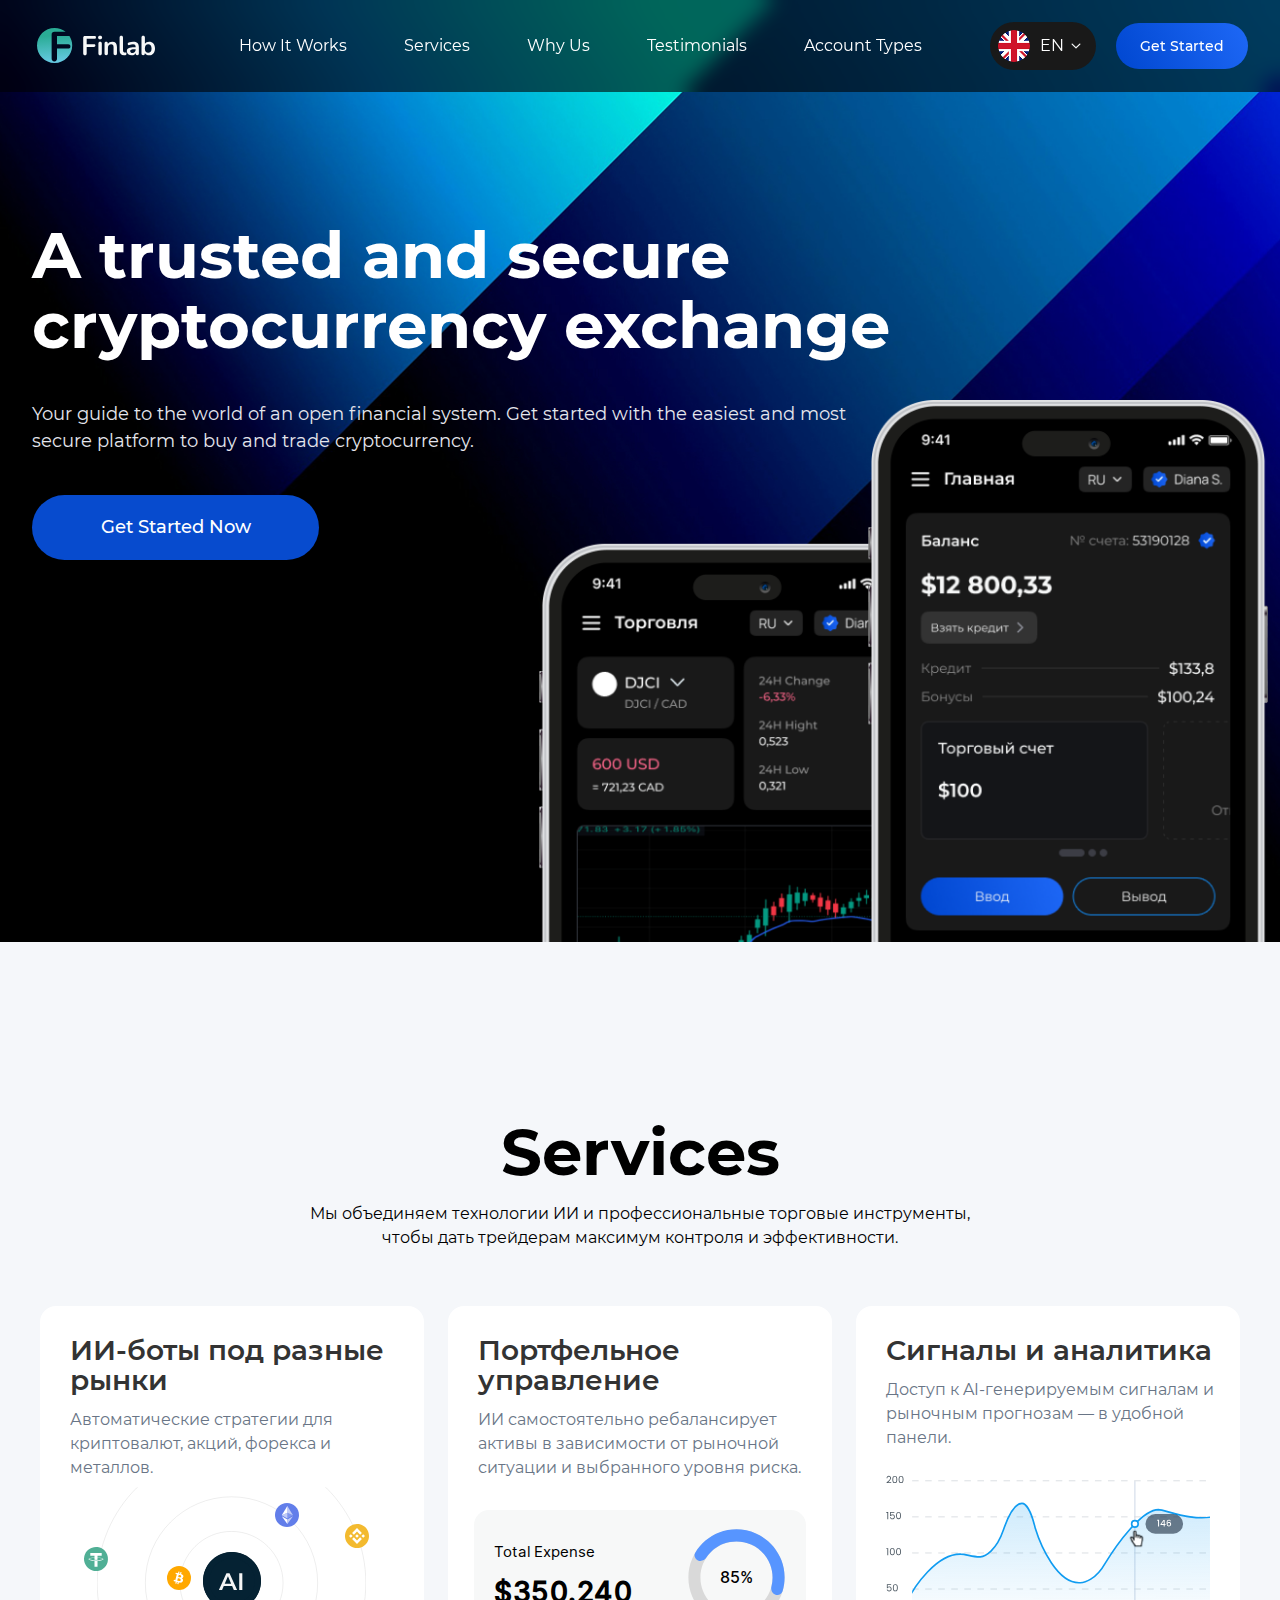
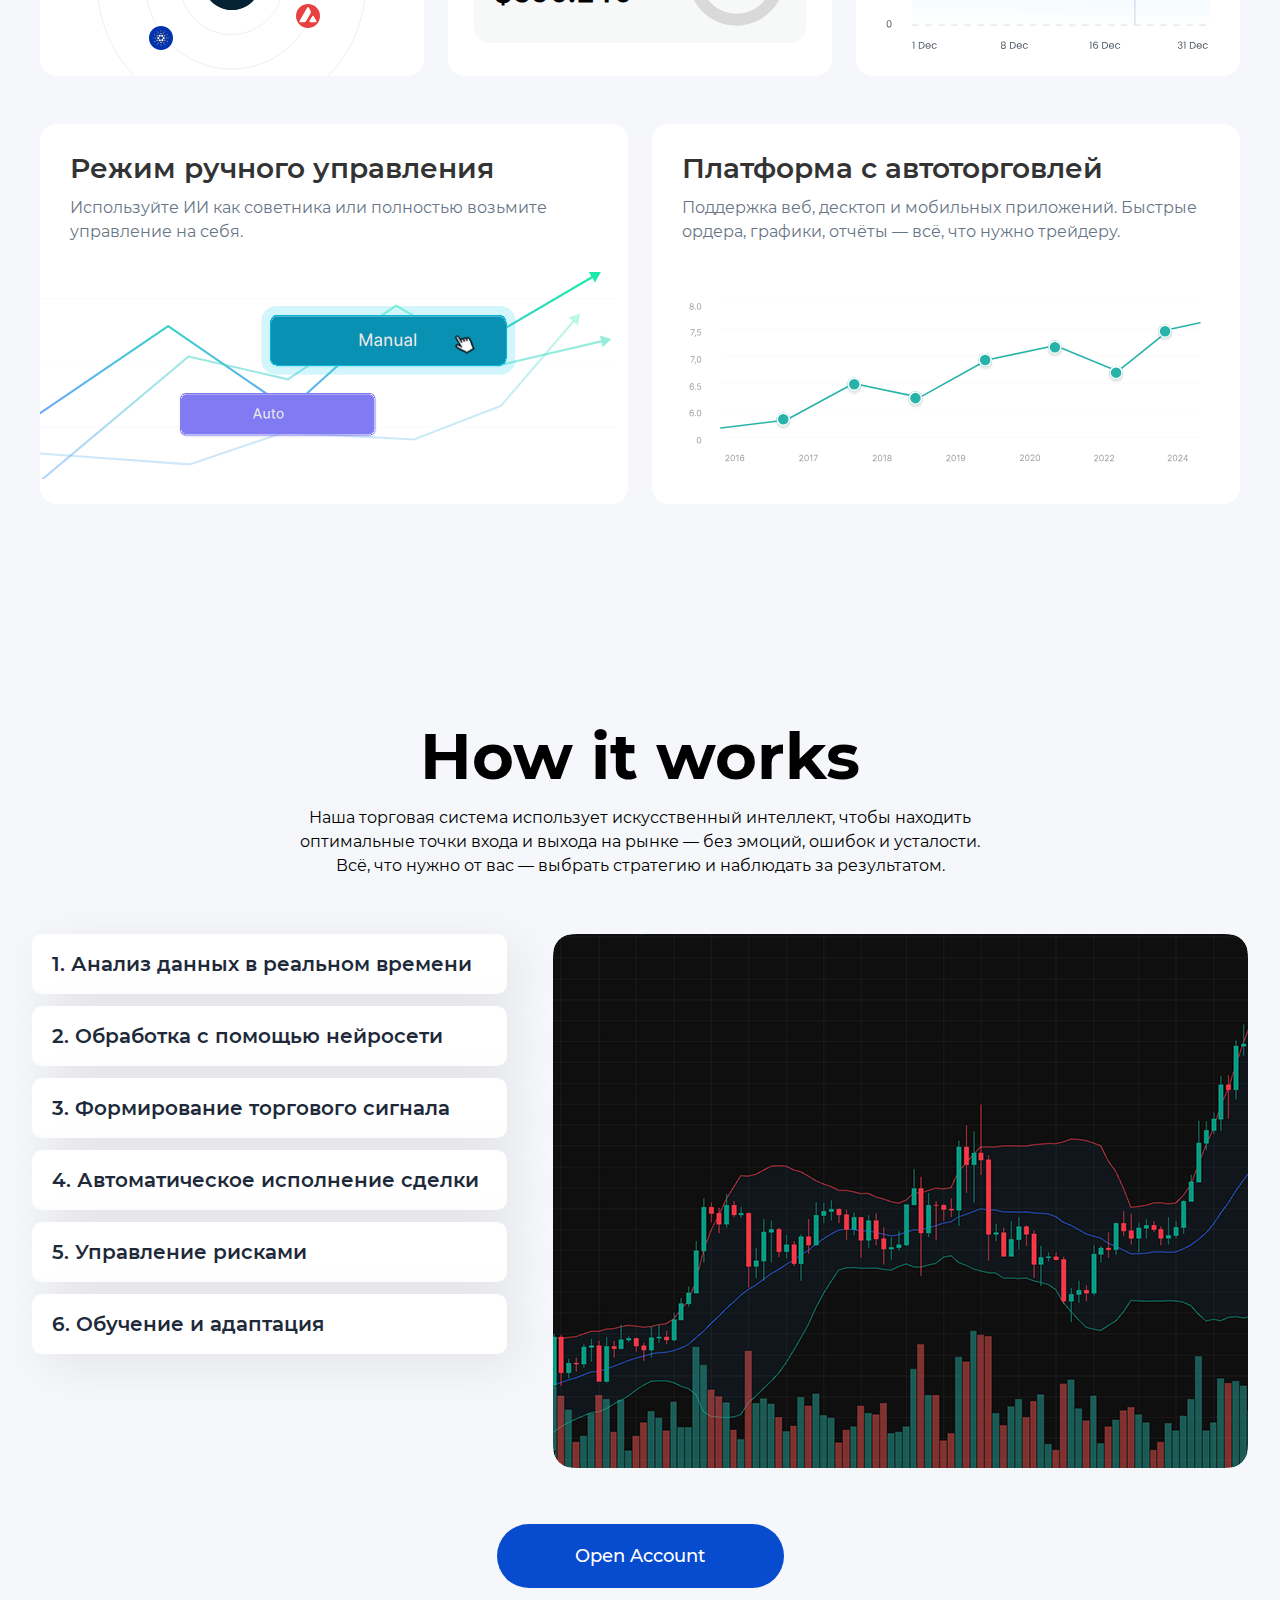
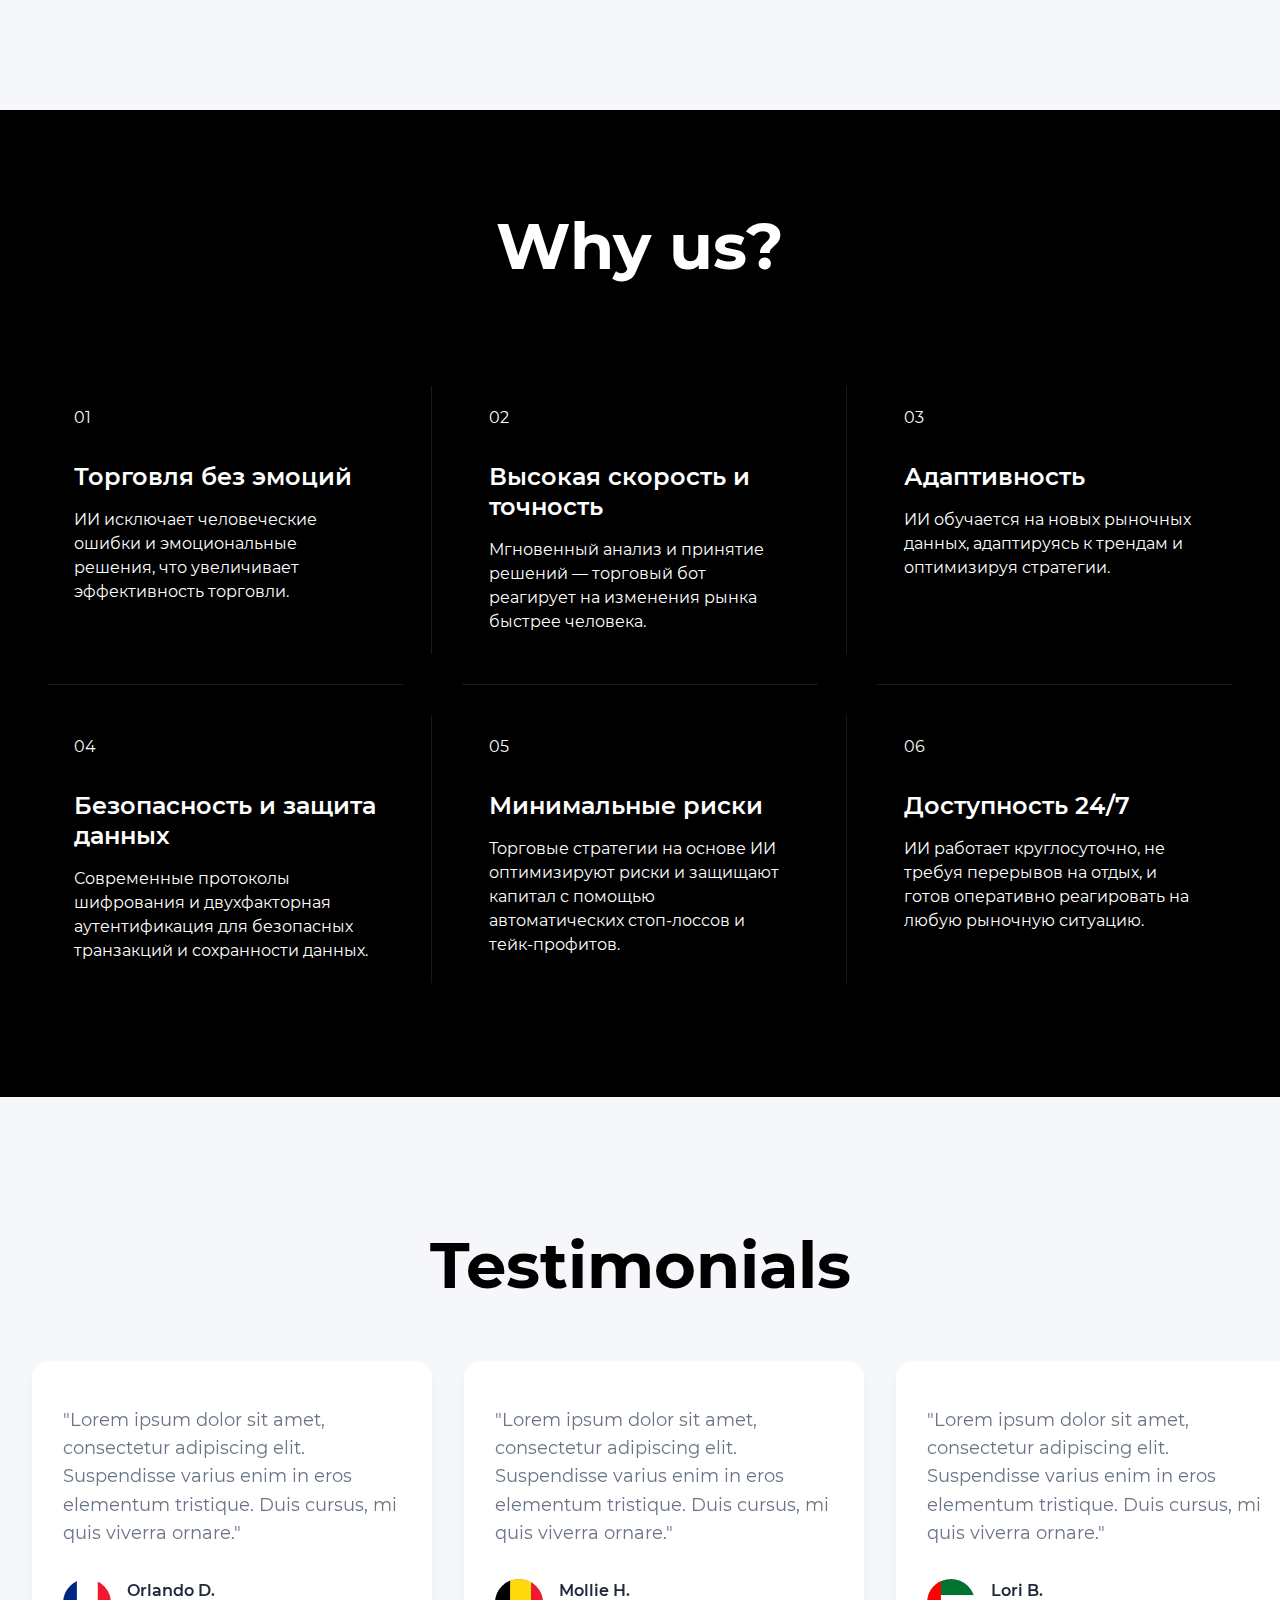
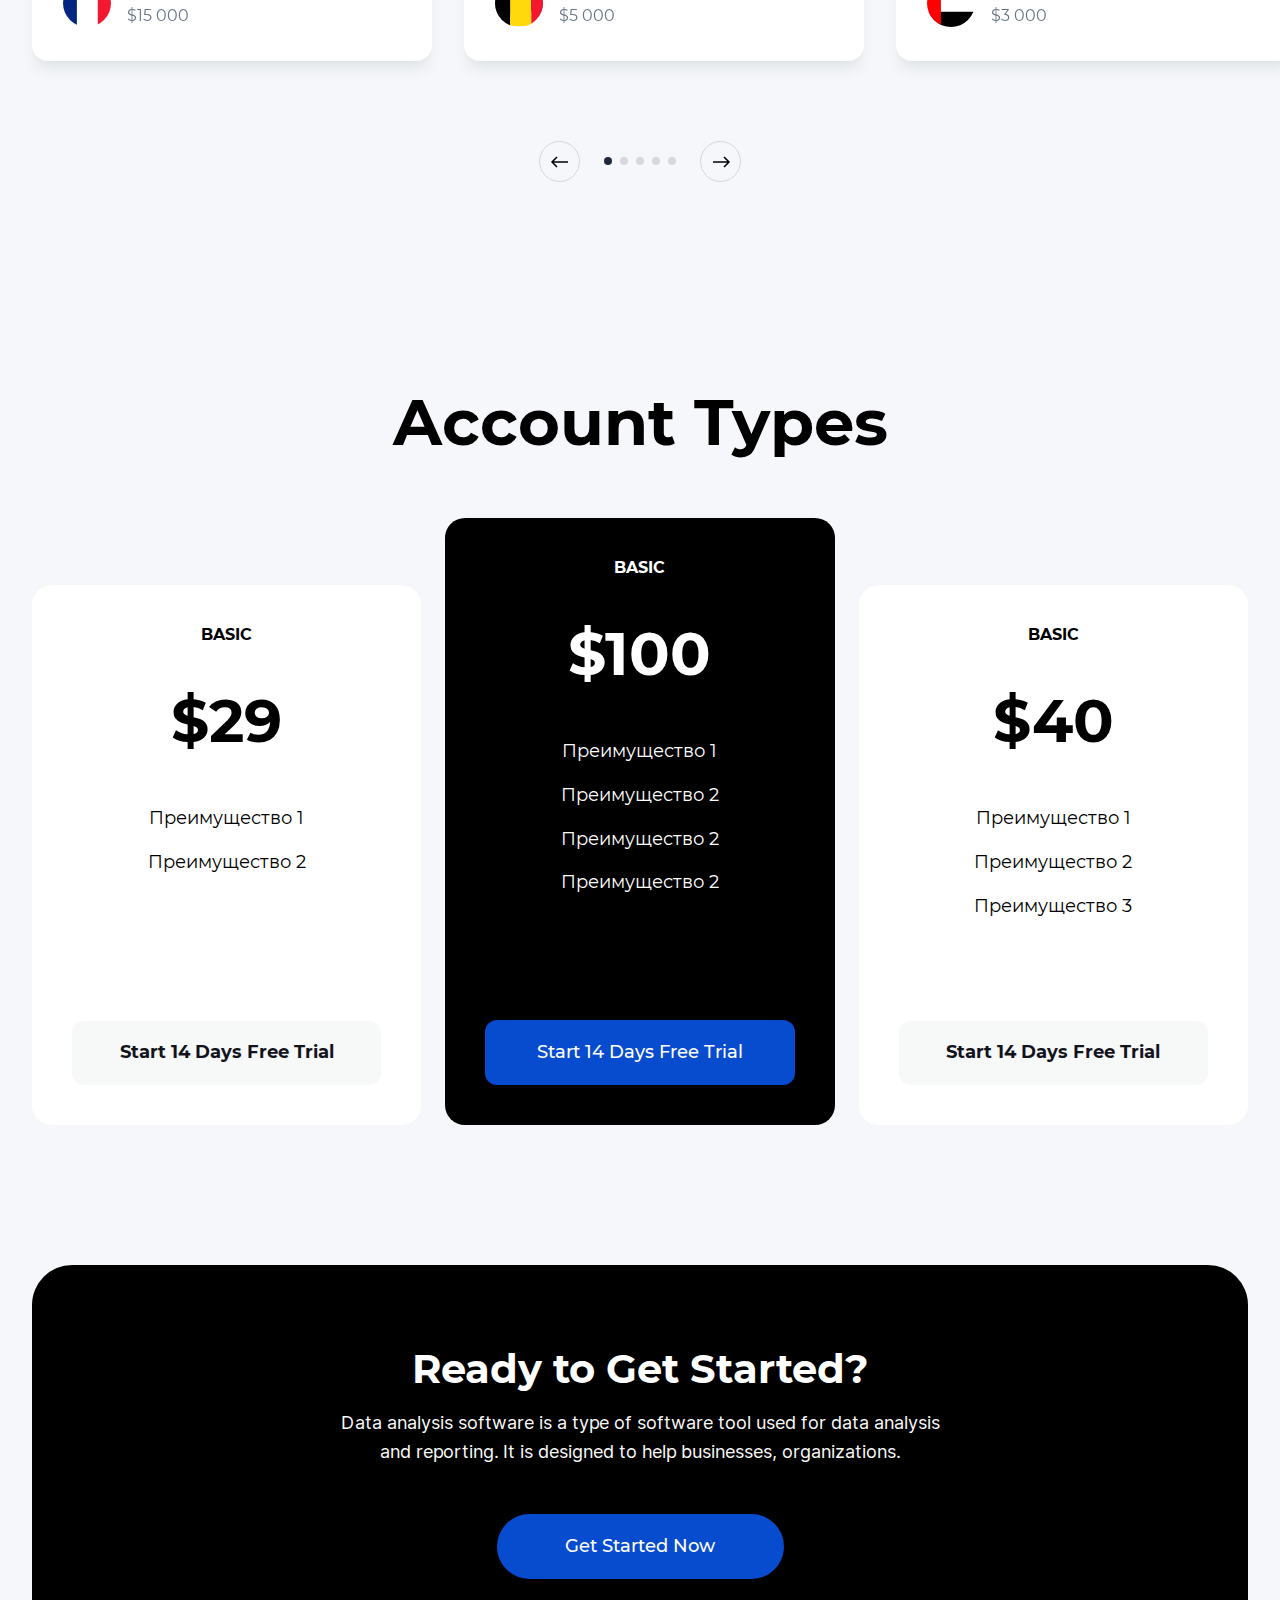
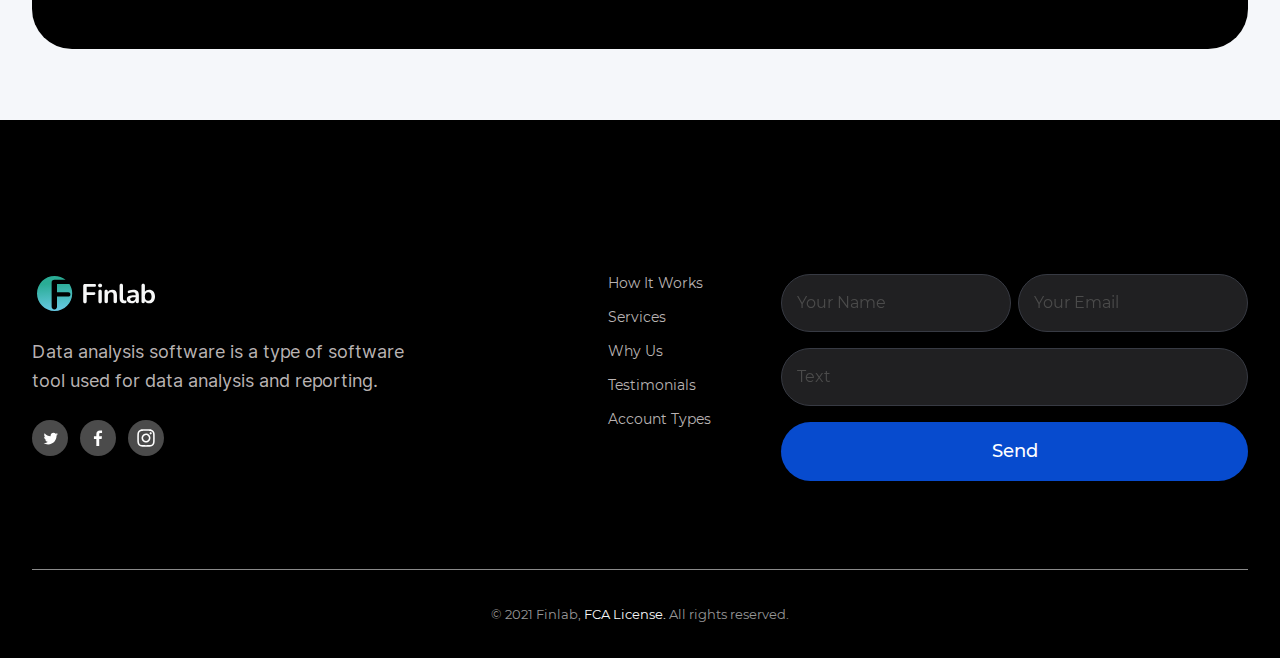
<file: index.html>
<!DOCTYPE html>
<html lang="en">

<head>
    <meta charset="UTF-8">
    <meta name="viewport" content="width=device-width, initial-scale=1.0">
    <link rel="stylesheet" href="./swiper/swiper.css">
    <link rel="stylesheet" href="./css/style.css">
    <link rel="stylesheet" href="./css/stylename.css">
    <title>Document</title>
</head>

<body>

    <div class="wrapper">
        <header class="header">
            <div class="header__container container">
                <div class="header__inner">
                    <a href="index.html" class="header__logo">
                        <svg width="128" height="40" viewBox="0 0 128 40" fill="none"
                            xmlns="http://www.w3.org/2000/svg">
                            <path fill-rule="evenodd" clip-rule="evenodd"
                                d="M22.6058 37C32.3292 37 40.2116 29.165 40.2116 19.5C40.2116 16.03 39.1955 12.796 37.4431 10.0756C37.3386 10.0854 37.2298 10.0904 37.1168 10.0904H25V18.3365H36.2363C37.6199 18.3365 38.4166 19.0824 38.4166 20.4084C38.4166 21.7759 37.6199 22.5633 36.2363 22.5633H25V32.5913C25 34.4145 24.1195 35.4091 22.4006 35.4091C20.6396 35.4091 19.6334 34.4145 19.6334 32.5913V8.68146C19.6334 6.85817 20.6396 5.86366 22.4844 5.86366H33.6413C30.6223 3.44671 26.784 2 22.6058 2C12.8824 2 5 9.83501 5 19.5C5 29.165 12.8824 37 22.6058 37Z"
                                fill="url(#paint0_linear_6992_155)" />
                            <path
                                d="M53.0019 29.3159C54.1157 29.3159 54.6862 28.6678 54.6862 27.4796V20.9448H61.9669C62.8634 20.9448 63.3796 20.4317 63.3796 19.5406C63.3796 18.6765 62.8634 18.1904 61.9669 18.1904H54.6862V12.8167H62.5374C63.461 12.8167 63.9501 12.3036 63.9501 11.4126C63.9501 10.5484 63.461 10.0623 62.5374 10.0623H53.0562C51.8608 10.0623 51.2089 10.7104 51.2089 11.8986V27.4796C51.2089 28.6678 51.8608 29.3159 53.0019 29.3159Z"
                                fill="#F7F8F8" />
                            <path
                                d="M68.0948 13.1948C69.3988 13.1948 70.105 12.5466 70.105 11.4126C70.105 10.2514 69.3988 9.63028 68.0948 9.63028C66.8179 9.63028 66.0844 10.2514 66.0844 11.4126C66.0844 12.5466 66.8179 13.1948 68.0948 13.1948ZM68.0948 29.2889C69.2086 29.2889 69.8062 28.6138 69.8062 27.4527V17.5423C69.8062 16.3542 69.1814 15.7061 68.0948 15.7061C67.0081 15.7061 66.4104 16.3542 66.4104 17.5423V27.4527C66.4104 28.6138 67.0081 29.2889 68.0948 29.2889Z"
                                fill="#F7F8F8" />
                            <path
                                d="M74.2041 29.3159C75.318 29.3159 75.9156 28.6948 75.9156 27.5877V21.6739C75.9156 19.6216 77.1924 18.2714 79.1757 18.2714C80.8056 18.2714 81.5663 19.1626 81.5663 21.2149V27.5877C81.5663 28.6948 82.1912 29.3159 83.2779 29.3159C84.3645 29.3159 84.9622 28.6948 84.9622 27.5877V21.0528C84.9622 17.3803 83.4408 15.6251 80.2623 15.6251C78.3606 15.6251 76.7306 16.4352 75.8341 17.9474V17.3803C75.8341 16.2731 75.2364 15.6791 74.1769 15.6791C73.1174 15.6791 72.5197 16.2731 72.5197 17.3803V27.5877C72.5197 28.6948 73.1174 29.3159 74.2041 29.3159Z"
                                fill="#F7F8F8" />
                            <path
                                d="M92.1331 29.3699C92.5135 29.3699 92.921 29.3429 93.3014 29.2889C94.1435 29.1809 94.4695 28.6948 94.4695 27.7767C94.4695 26.7505 94.3336 26.4805 93.8175 26.5345C93.573 26.5615 93.3285 26.5886 93.0296 26.5886C91.7257 26.5886 90.9921 25.8054 90.9921 24.1582V11.5476C90.9921 10.4404 90.3673 9.84631 89.2806 9.84631C88.1939 9.84631 87.5962 10.4404 87.5962 11.5476V24.3203C87.5962 27.6417 89.1176 29.3699 92.1331 29.3699Z"
                                fill="#F7F8F8" />
                            <path
                                d="M99.8309 29.3699C101.705 29.3699 103.091 28.4788 103.688 26.9936V27.5877C103.688 28.6948 104.259 29.3159 105.291 29.3159C106.296 29.3159 106.866 28.6948 106.866 27.5877V21.1068C106.866 17.3533 105.02 15.6251 101.134 15.6251C99.8575 15.6251 98.2821 15.8951 96.6248 16.5702C94.9405 17.2453 95.674 19.8106 97.4124 19.0005C98.744 18.3794 99.9665 18.1634 101.026 18.1634C102.9 18.1634 103.634 18.8925 103.634 20.7017V21.2688H102.683C96.924 21.2688 94.8589 22.2949 94.8589 25.1844C94.8589 27.5607 96.9506 29.3699 99.8309 29.3699ZM100.537 27.0476C99.0428 27.0476 98.1731 26.2105 98.1731 25.0223C98.1731 23.6451 99.314 23.2131 102.71 23.2131H103.634V23.8072C103.634 25.6974 102.303 27.0476 100.537 27.0476Z"
                                fill="#F7F8F8" />
                            <path
                                d="M117.16 29.3699C120.637 29.3699 123 26.7236 123 22.484C123 18.2444 120.664 15.6251 117.16 15.6251C115.285 15.6251 113.682 16.4892 112.895 17.8394V11.5476C112.895 10.4404 112.27 9.84631 111.183 9.84631C110.096 9.84631 109.498 10.4404 109.498 11.5476V27.5877C109.498 28.6948 110.096 29.3159 111.183 29.3159C112.242 29.3159 112.84 28.6948 112.84 27.5877V27.0206C113.601 28.4788 115.231 29.3699 117.16 29.3699ZM116.208 26.8045C114.171 26.8045 112.84 25.3463 112.84 22.484C112.84 19.6216 114.171 18.1904 116.208 18.1904C118.219 18.1904 119.577 19.6216 119.577 22.484C119.577 25.3463 118.219 26.8045 116.208 26.8045Z"
                                fill="#F7F8F8" />
                            <defs>
                                <linearGradient id="paint0_linear_6992_155" x1="49.8378" y1="7.20265" x2="52.5759"
                                    y2="41.2132" gradientUnits="userSpaceOnUse">
                                    <stop stop-color="#2AAC95" />
                                    <stop offset="0.989583" stop-color="#76D1F7" />
                                </linearGradient>
                            </defs>
                        </svg>
                    </a>
                    <ul class="header__list">
                        <li class="header__item">
                            <a href="#how-works" class="header__item-link">How It Works</a>
                        </li>
                        <li class="header__item">
                            <a href="#secvices" class="header__item-link">Services</a>
                        </li>
                        <li class="header__item">
                            <a href="#why-us" class="header__item-link">Why Us</a>
                        </li>
                        <li class="header__item">
                            <a href="#reviews" class="header__item-link">Testimonials</a>
                        </li>
                        <li class="header__item">
                            <a href="#tarifs" class="header__item-link">Account Types</a>
                        </li>
                    </ul>
                    <div class="header__right">
                        <div class="lang dropdown">
                            <div class="lang__head dropdown-head">
                                <div class="lang__head-left">
                                    <img src="img/header/lang.png" alt="img" class="lang__head-img">
                                    <span class="lang__head-value dropdown-head-value">EN</span>
                                </div>
                                <div class="lang__head-icon">
                                    <svg width="12" height="12" viewBox="0 0 12 12" fill="none"
                                        xmlns="http://www.w3.org/2000/svg">
                                        <path
                                            d="M5.99999 8.50024C5.83869 8.50024 5.67741 8.44022 5.55443 8.32043L1.68463 4.54884C1.43846 4.30892 1.43846 3.91993 1.68463 3.68011C1.9307 3.44029 2.32974 3.44029 2.57593 3.68011L5.99999 7.01742L9.42406 3.68023C9.67023 3.44041 10.0692 3.44041 10.3153 3.68023C10.5616 3.92005 10.5616 4.30904 10.3153 4.54896L6.44554 8.32054C6.3225 8.44036 6.16122 8.50024 5.99999 8.50024Z"
                                            fill="#F7F8F8" />
                                    </svg>
                                </div>
                            </div>
                            <div class="lang__content dropdown-contnet">
                                <ul class="lang__list">
                                    <li class="lang__item dropdown-item">RU</li>
                                    <li class="lang__item lang__item--active dropdown-item">EN</li>
                                    <li class="lang__item dropdown-item">UK</li>
                                </ul>
                            </div>
                        </div>
                        <a href="#" class="header__link btn-grad">
                            Get Started
                        </a>
                        <button class="burger-btn" type="button">
                            <svg width="40" height="40" viewBox="0 0 40 40" fill="none"
                                xmlns="http://www.w3.org/2000/svg">
                                <path fill-rule="evenodd" clip-rule="evenodd"
                                    d="M33.3335 28.9629C33.3335 29.7402 32.6017 30.3704 31.6991 30.3704L9.63457 30.3704C8.73191 30.3704 8.00016 29.7402 8.00016 28.9629C8.00016 28.1857 8.73191 27.5555 9.63457 27.5555L31.6991 27.5555C32.6017 27.5555 33.3335 28.1857 33.3335 28.9629Z"
                                    fill="#F7F8F8" />
                                <path fill-rule="evenodd" clip-rule="evenodd"
                                    d="M33.3335 20.5185C33.3335 21.2958 32.7034 21.9259 31.9261 21.9259L9.40757 21.9259C8.63028 21.9259 8.00016 21.2958 8.00016 20.5185C8.00016 19.7412 8.63028 19.1111 9.40757 19.1111L31.9261 19.1111C32.7034 19.1111 33.3335 19.7412 33.3335 20.5185Z"
                                    fill="#F7F8F8" />
                                <path fill-rule="evenodd" clip-rule="evenodd"
                                    d="M33.3335 12.0741C33.3335 12.8513 32.6017 13.4815 31.6991 13.4815L9.63457 13.4815C8.73191 13.4815 8.00016 12.8514 8.00016 12.0741C8.00016 11.2968 8.73191 10.6667 9.63457 10.6667L31.6991 10.6667C32.6017 10.6667 33.3335 11.2968 33.3335 12.0741Z"
                                    fill="#F7F8F8" />
                            </svg>
                        </button>
                    </div>
                </div>
            </div>
        </header>
        <main class="main">
            <section class="page__preview">
                <img src="img/preview/bg.jpg" alt="img" class="preview-bg">
                <div class="preview__container container">
                    <div class="preview__inner">
                        <img src="img/preview/tel.png" alt="img" class="preview-elem">
                        <div class="preview__body">
                            <h2 class="preview__title">
                                A trusted and secure cryptocurrency exchange
                            </h2>
                            <p class="preview__subtitle">
                                Your guide to the world of an open financial system. Get started with the easiest and
                                most secure platform to buy and trade cryptocurrency.
                            </p>
                            <a href="#" class="preview__link btn-main">
                                Get Started Now
                            </a>
                        </div>
                    </div>
                </div>
            </section>
            <section class="page__secvices" id="secvices">
                <div class="secvices__container container">
                    <div class="secvices__inner">
                        <div class="head">
                            <h2 class="head__title title-h2">Services</h2>
                            <p class="head__subtitle subtitle">
                                Мы объединяем технологии ИИ и профессиональные торговые инструменты, чтобы дать
                                трейдерам максимум контроля и эффективности.
                            </p>
                        </div>
                        <div class="secvices__cards">
                            <div class="secvices__card secvices__card-1">
                                <dl class="secvices__card-list">
                                    <dt class="secvices__card-name">
                                        ИИ-боты под разные рынки
                                    </dt>
                                    <dd class="secvices__card-desc">
                                        Автоматические стратегии для криптовалют, акций, форекса и металлов.
                                    </dd>
                                </dl>
                                <img src="img/services/1.svg" alt="img" class="secvices__card-img">
                            </div>
                            <div class="secvices__card secvices__card-2">
                                <dl class="secvices__card-list">
                                    <dt class="secvices__card-name">
                                        Портфельное управление
                                    </dt>
                                    <dd class="secvices__card-desc">
                                        ИИ самостоятельно ребалансирует активы в зависимости от рыночной ситуации и
                                        выбранного уровня риска.
                                    </dd>
                                </dl>
                                <div class="secvices__card-expens">
                                    <div class="secvices__card-expens-left">
                                        <span class="secvices__card-expens-text">Total Expense</span>
                                        <span class="secvices__card-expens-value">$350.240</span>
                                    </div>
                                    <div class="secvices__card-expens-right">
                                        <svg width="127" height="127" viewBox="0 0 127 127" fill="none"
                                            xmlns="http://www.w3.org/2000/svg">
                                            <path
                                                d="M111.636 63.5142C111.636 90.09 90.0916 111.634 63.5158 111.634C36.9399 111.634 15.396 90.09 15.396 63.5142C15.396 36.9384 36.9399 15.3944 63.5158 15.3944C90.0916 15.3944 111.636 36.9384 111.636 63.5142ZM27.4259 63.5142C27.4259 83.446 43.5839 99.604 63.5158 99.604C83.4476 99.604 99.6056 83.446 99.6056 63.5142C99.6056 43.5823 83.4476 27.4243 63.5158 27.4243C43.5839 27.4243 27.4259 43.5823 27.4259 63.5142Z"
                                                fill="#D9D9D9" />
                                            <path
                                                d="M24.9681 46.4394C21.9301 45.0954 20.5256 41.5179 22.2377 38.6712C27.7181 29.5593 36.0992 22.4657 46.122 18.5909C58.0256 13.9891 71.2697 14.3044 82.9408 19.4675C94.612 24.6306 103.754 34.2186 108.356 46.1222C112.231 56.145 112.619 67.1182 109.563 77.3026C108.608 80.4844 105.017 81.8516 101.979 80.5076C98.9405 79.1636 97.6215 75.6152 98.4428 72.3963C100.286 65.1739 99.8584 57.504 97.1352 50.46C93.6838 41.5323 86.8273 34.3414 78.074 30.469C69.3206 26.5967 59.3875 26.3602 50.4598 29.8116C43.4159 32.5347 37.453 37.3777 33.3484 43.5995C31.519 46.3725 28.0061 47.7833 24.9681 46.4394Z"
                                                fill="#5795FF" />
                                        </svg>
                                        <span class="secvices__card-expens-percent">85%</span>
                                    </div>
                                </div>
                            </div>
                            <div class="secvices__card secvices__card-3">
                                <dl class="secvices__card-list">
                                    <dt class="secvices__card-name">Сигналы и аналитика</dt>
                                    <dd class="secvices__card-desc">Доступ к AI-генерируемым сигналам и рыночным
                                        прогнозам — в удобной панели.</dd>
                                </dl>
                                <img src="img/services/2.svg" alt="img" class="secvices__card-img">
                            </div>
                            <div class="secvices__card secvices__card-4">
                                <dl class="secvices__card-list">
                                    <dt class="secvices__card-name">Режим ручного управления</dt>
                                    <dd class="secvices__card-desc">Используйте ИИ как советника или полностью возьмите
                                        управление на себя.</dd>
                                </dl>
                                <img src="img/services/3.svg" alt="img" class="secvices__card-img">
                                <img src="img/services/btns.svg" alt="img" class="secvices__card-img-btns">
                            </div>
                            <div class="secvices__card secvices__card-5">
                                <dl class="secvices__card-list">
                                    <dt class="secvices__card-name">Платформа с автоторговлей</dt>
                                    <dd class="secvices__card-desc">Поддержка веб, десктоп и мобильных приложений.
                                        Быстрые ордера, графики, отчёты — всё, что нужно трейдеру.</dd>
                                </dl>
                                <picture>
                                    <source srcset="img/services/4-768.svg" media="(max-width:768px)">
                                    <img src="img/services/4.svg" alt="img" class="secvices__card-img">
                                </picture>
                            </div>
                        </div>
                    </div>
                </div>
            </section>
            <section class="page__how-works" id="how-works">
                <div class="how-works__container container">
                    <div class="how-works__inner">
                        <div class="head">
                            <h2 class="head__title title-h2">How it works</h2>
                            <p class="head__subtitle subtitle">
                                Наша торговая система использует искусственный интеллект, чтобы находить оптимальные
                                точки входа и выхода на рынке — без эмоций, ошибок и усталости. Всё, что нужно от вас —
                                выбрать стратегию и наблюдать за результатом.
                            </p>
                        </div>
                        <div class="how-works__body">
                            <div class="how-works__accordions">
                                <div class="how-works__accordion">
                                    <div class="how-works__accordion-head">
                                        <span class="how-works__accordion-head-value">
                                            1. Анализ данных в реальном времени
                                        </span>
                                    </div>
                                    <div class="how-works__accordion-content">
                                        <div class="how-works__accordion-body">
                                            <p class="how-works__accordion-text">
                                                Бот собирает и обрабатывает ценовые графики, новости, экономические
                                                индикаторы и социальные сигналы (Twitter, Reddit и др.).
                                            </p>
                                        </div>
                                    </div>
                                </div>
                                <div class="how-works__accordion">
                                    <div class="how-works__accordion-head">
                                        <span class="how-works__accordion-head-value">
                                            2. Обработка с помощью нейросети
                                        </span>
                                    </div>
                                    <div class="how-works__accordion-content">
                                        <div class="how-works__accordion-body">
                                            <p class="how-works__accordion-text">
                                                Модель прогнозирует поведение рынка, основываясь на исторических данных
                                                и паттернах.
                                            </p>
                                        </div>
                                    </div>
                                </div>
                                <div class="how-works__accordion">
                                    <div class="how-works__accordion-head">
                                        <span class="how-works__accordion-head-value">
                                            3. Формирование торгового сигнала
                                        </span>
                                    </div>
                                    <div class="how-works__accordion-content">
                                        <div class="how-works__accordion-body">
                                            <p class="how-works__accordion-text">
                                                Алгоритм принимает решение — купить, продать или ждать. Каждый шаг
                                                обоснован статистически.
                                            </p>
                                        </div>
                                    </div>
                                </div>
                                <div class="how-works__accordion">
                                    <div class="how-works__accordion-head">
                                        <span class="how-works__accordion-head-value">
                                            4. Автоматическое исполнение сделки
                                        </span>
                                    </div>
                                    <div class="how-works__accordion-content">
                                        <div class="how-works__accordion-body">
                                            <p class="how-works__accordion-text">
                                                При положительном сигнале бот самостоятельно открывает или закрывает
                                                позицию, строго по стратегии.
                                            </p>
                                        </div>
                                    </div>
                                </div>
                                <div class="how-works__accordion">
                                    <div class="how-works__accordion-head">
                                        <span class="how-works__accordion-head-value">
                                            5. Управление рисками
                                        </span>
                                    </div>
                                    <div class="how-works__accordion-content">
                                        <div class="how-works__accordion-body">
                                            <p class="how-works__accordion-text">
                                                Учитываются стоп-лоссы, тейк-профиты, волатильность и доступный баланс.
                                            </p>
                                        </div>
                                    </div>
                                </div>
                                <div class="how-works__accordion">
                                    <div class="how-works__accordion-head">
                                        <span class="how-works__accordion-head-value">
                                            6. Обучение и адаптация
                                        </span>
                                    </div>
                                    <div class="how-works__accordion-content">
                                        <div class="how-works__accordion-body">
                                            <p class="how-works__accordion-text">
                                                Бот обучается на новых рыночных ситуациях, повышая точность со временем.
                                            </p>
                                        </div>
                                    </div>
                                </div>
                            </div>
                            <div class="how-works__img">
                                <img src="img/how-works/img.jpg" alt="img" class="how-works__images">
                            </div>
                        </div>
                        <div class="how-works__bottom">
                            <a href="#" class="how-works__link btn-main">
                                Open Account
                            </a>
                        </div>
                    </div>
                </div>
            </section>
            <section class="page__why-us" id="why-us">
                <div class="why-us__container container">
                    <div class="why-us__inner">
                        <h2 class="why-us__title title-h2">Why us?</h2>
                        <div class="why-us__cards">
                            <div class="why-us__card">
                                <span class="why-us__card-num">01</span>
                                <dl class="why-us__card-list">
                                    <dt class="why-us__card-name">Торговля без эмоций</dt>
                                    <dd class="why-us__card-desc">ИИ исключает человеческие ошибки и эмоциональные
                                        решения, что увеличивает эффективность торговли.</dd>
                                </dl>
                            </div>
                            <div class="why-us__card">
                                <span class="why-us__card-num">02</span>
                                <dl class="why-us__card-list">
                                    <dt class="why-us__card-name">Высокая скорость и точность</dt>
                                    <dd class="why-us__card-desc">Мгновенный анализ и принятие решений — торговый бот
                                        реагирует на изменения рынка быстрее человека.</dd>
                                </dl>
                            </div>
                            <div class="why-us__card">
                                <span class="why-us__card-num">03</span>
                                <dl class="why-us__card-list">
                                    <dt class="why-us__card-name">Адаптивность</dt>
                                    <dd class="why-us__card-desc">ИИ обучается на новых рыночных данных, адаптируясь к
                                        трендам и оптимизируя стратегии.</dd>
                                </dl>
                            </div>
                            <div class="why-us__card">
                                <span class="why-us__card-num">04</span>
                                <dl class="why-us__card-list">
                                    <dt class="why-us__card-name">Безопасность и защита данных</dt>
                                    <dd class="why-us__card-desc">Современные протоколы шифрования и двухфакторная
                                        аутентификация для безопасных транзакций и сохранности данных.</dd>
                                </dl>
                            </div>
                            <div class="why-us__card">
                                <span class="why-us__card-num">05</span>
                                <dl class="why-us__card-list">
                                    <dt class="why-us__card-name">Минимальные риски</dt>
                                    <dd class="why-us__card-desc">Торговые стратегии на основе ИИ оптимизируют риски и
                                        защищают капитал с помощью автоматических стоп-лоссов и тейк-профитов.</dd>
                                </dl>
                            </div>
                            <div class="why-us__card">
                                <span class="why-us__card-num">06</span>
                                <dl class="why-us__card-list">
                                    <dt class="why-us__card-name">Доступность 24/7</dt>
                                    <dd class="why-us__card-desc">ИИ работает круглосуточно, не требуя перерывов на
                                        отдых, и готов оперативно реагировать на любую рыночную ситуацию.</dd>
                                </dl>
                            </div>
                        </div>
                    </div>
                </div>
            </section>
            <section class="page__reviews" id="reviews">
                <div class="reviews__container container">
                    <div class="reviews__inner">
                        <div class="head">
                            <h2 class="reviews__title title-h2">
                                Testimonials
                            </h2>
                        </div>
                        <div class="reviews__slider swiper-reviews">
                            <div class="reviews__slide-line swiper-wrapper">
                                <div class="reviews__slide swiper-slide">
                                    <p class="reviews__slide-commnet">
                                        "Lorem ipsum dolor sit amet,
                                        consectetur adipiscing elit.
                                        Suspendisse varius enim in eros
                                        elementum tristique. Duis cursus, mi
                                        quis viverra ornare."
                                    </p>
                                    <div class="reviews__slide-bottom">
                                        <img src="img/reviews/1.svg" alt="img" class="reviews__slide-img">
                                        <div class="reviews__slide-cotent">
                                            <span class="reviews__slide-name">Orlando D.</span>
                                            <span class="reviews__slide-deposit">$15 000</span>
                                        </div>
                                    </div>
                                </div>
                                <div class="reviews__slide swiper-slide">
                                    <p class="reviews__slide-commnet">
                                        "Lorem ipsum dolor sit amet,
                                        consectetur adipiscing elit.
                                        Suspendisse varius enim in eros
                                        elementum tristique. Duis cursus, mi
                                        quis viverra ornare."
                                    </p>
                                    <div class="reviews__slide-bottom">
                                        <img src="img/reviews/2.svg" alt="img" class="reviews__slide-img">
                                        <div class="reviews__slide-cotent">
                                            <span class="reviews__slide-name">Mollie H.</span>
                                            <span class="reviews__slide-deposit">$5 000</span>
                                        </div>
                                    </div>
                                </div>
                                <div class="reviews__slide swiper-slide">
                                    <p class="reviews__slide-commnet">
                                        "Lorem ipsum dolor sit amet,
                                        consectetur adipiscing elit.
                                        Suspendisse varius enim in eros
                                        elementum tristique. Duis cursus, mi
                                        quis viverra ornare."
                                    </p>
                                    <div class="reviews__slide-bottom">
                                        <img src="img/reviews/3.svg" alt="img" class="reviews__slide-img">
                                        <div class="reviews__slide-cotent">
                                            <span class="reviews__slide-name">Lori B.</span>
                                            <span class="reviews__slide-deposit">$3 000</span>
                                        </div>
                                    </div>
                                </div>
                                <div class="reviews__slide swiper-slide">
                                    <p class="reviews__slide-commnet">
                                        "Lorem ipsum dolor sit amet,
                                        consectetur adipiscing elit.
                                        Suspendisse varius enim in eros
                                        elementum tristique. Duis cursus, mi
                                        quis viverra ornare."
                                    </p>
                                    <div class="reviews__slide-bottom">
                                        <img src="img/reviews/1.svg" alt="img" class="reviews__slide-img">
                                        <div class="reviews__slide-cotent">
                                            <span class="reviews__slide-name">Orlando D.</span>
                                            <span class="reviews__slide-deposit">$15 000</span>
                                        </div>
                                    </div>
                                </div>
                                <div class="reviews__slide swiper-slide">
                                    <p class="reviews__slide-commnet">
                                        "Lorem ipsum dolor sit amet,
                                        consectetur adipiscing elit.
                                        Suspendisse varius enim in eros
                                        elementum tristique. Duis cursus, mi
                                        quis viverra ornare."
                                    </p>
                                    <div class="reviews__slide-bottom">
                                        <img src="img/reviews/2.svg" alt="img" class="reviews__slide-img">
                                        <div class="reviews__slide-cotent">
                                            <span class="reviews__slide-name">Mollie H.</span>
                                            <span class="reviews__slide-deposit">$5 000</span>
                                        </div>
                                    </div>
                                </div>
                                <div class="reviews__slide swiper-slide">
                                    <p class="reviews__slide-commnet">
                                        "Lorem ipsum dolor sit amet,
                                        consectetur adipiscing elit.
                                        Suspendisse varius enim in eros
                                        elementum tristique. Duis cursus, mi
                                        quis viverra ornare."
                                    </p>
                                    <div class="reviews__slide-bottom">
                                        <img src="img/reviews/3.svg" alt="img" class="reviews__slide-img">
                                        <div class="reviews__slide-cotent">
                                            <span class="reviews__slide-name">Lori B.</span>
                                            <span class="reviews__slide-deposit">$3 000</span>
                                        </div>
                                    </div>
                                </div>
                            </div>
                        </div>
                        <div class="reviews__bottom">
                            <button class="reviews__btn reviews__btn-prev" type="button">
                                <svg width="41" height="41" viewBox="0 0 41 41" fill="none"
                                    xmlns="http://www.w3.org/2000/svg">
                                    <circle cx="20.5" cy="20.5" r="20" stroke="#D7D6DE" />
                                    <path d="M29 21H13.4434M18 26L13 21L18 16" stroke="black" stroke-width="1.5" />
                                </svg>
                            </button>
                            <div class="reviews-pagination"></div>
                            <button class="reviews__btn reviews__btn-next" type="button">
                                <svg width="41" height="41" viewBox="0 0 41 41" fill="none"
                                    xmlns="http://www.w3.org/2000/svg">
                                    <circle cx="20.5" cy="20.5" r="20" stroke="#D7D6DE" />
                                    <path d="M13 21H28.5715M24.0001 26L29 21L24 16" stroke="black" stroke-width="1.5" />
                                </svg>
                            </button>
                        </div>
                    </div>
                </div>
            </section>
            <section class="page__tarifs" id="tarifs">
                <div class="tarifs__container container">
                    <div class="tarifs__inner">
                        <div class="head">
                            <h2 class="tarifs__title title-h2">
                                Account Types
                            </h2>
                        </div>
                        <div class="tarifs__cards">
                            <div class="tarifs__card">
                                <div class="tarifs__card-top">
                                    <div class="tarifs__card-name">Basic</div>
                                    <div class="tarifs__card-price">$29</div>
                                    <ul class="tarifs__card-list">
                                        <li class="tarifs__card-item">Преимущество 1</li>
                                        <li class="tarifs__card-item">Преимущество 2</li>
                                    </ul>
                                </div>
                                <div class="tarifs__card-bottom">
                                    <a href="#" class="tarifs__card-link btn-grey">
                                        Start 14 Days Free Trial
                                    </a>
                                </div>
                            </div>
                            <div class="tarifs__card tarifs__card-big">
                                <div class="tarifs__card-top">
                                    <div class="tarifs__card-name">Basic</div>
                                    <div class="tarifs__card-price">$100</div>
                                    <ul class="tarifs__card-list">
                                        <li class="tarifs__card-item">Преимущество 1</li>
                                        <li class="tarifs__card-item">Преимущество 2</li>
                                        <li class="tarifs__card-item">Преимущество 2</li>
                                        <li class="tarifs__card-item">Преимущество 2</li>
                                    </ul>
                                </div>
                                <div class="tarifs__card-bottom">
                                    <a href="#" class="tarifs__card-link btn-main">
                                        Start 14 Days Free Trial
                                    </a>
                                </div>
                            </div>
                            <div class="tarifs__card">
                                <div class="tarifs__card-top">
                                    <div class="tarifs__card-name">Basic</div>
                                    <div class="tarifs__card-price">$40</div>
                                    <ul class="tarifs__card-list">
                                        <li class="tarifs__card-item">Преимущество 1</li>
                                        <li class="tarifs__card-item">Преимущество 2</li>
                                        <li class="tarifs__card-item">Преимущество 3</li>
                                    </ul>
                                </div>
                                <div class="tarifs__card-bottom">
                                    <a href="#" class="tarifs__card-link btn-grey">
                                        Start 14 Days Free Trial
                                    </a>
                                </div>
                            </div>
                            <div class="tarifs__card-hide">
                                <h4 class="tarifs__card-hide-name">Ready to Get Started?</h4>
                                <a href="#" class="tarifs__card-hide-link btn-main">Start Free Trial</a>
                            </div>
                        </div>
                    </div>
                </div>
            </section>
            <section class="page__started-now" id="started-now">
                <div class="started-now__container container">
                    <div class="started-now__inner">
                        <div class="started-now__head">
                            <h2 class="started-now__title">Ready to Get Started?</h2>
                            <p class="started-now__subtitle">
                                Data analysis software is a type of software tool used for data analysis and reporting.
                                It is designed to help businesses, organizations.
                            </p>
                        </div>
                        <a href="#" class="started-now__link btn-main">
                            Get Started Now
                        </a>
                    </div>
                </div>
            </section>
        </main>
        <footer class="footer">
            <div class="footer__container container">
                <div class="footer__inner">
                    <div class="footer__top">
                        <div class="footer__left">
                            <a href="index.html" class="footer__logo">
                                <svg width="128" height="40" viewBox="0 0 128 40" fill="none"
                                    xmlns="http://www.w3.org/2000/svg">
                                    <path fill-rule="evenodd" clip-rule="evenodd"
                                        d="M22.6058 37C32.3292 37 40.2116 29.165 40.2116 19.5C40.2116 16.03 39.1955 12.796 37.4431 10.0756C37.3386 10.0854 37.2298 10.0904 37.1168 10.0904H25V18.3365H36.2363C37.6199 18.3365 38.4166 19.0824 38.4166 20.4084C38.4166 21.7759 37.6199 22.5633 36.2363 22.5633H25V32.5913C25 34.4145 24.1195 35.4091 22.4006 35.4091C20.6396 35.4091 19.6334 34.4145 19.6334 32.5913V8.68146C19.6334 6.85817 20.6396 5.86366 22.4844 5.86366H33.6413C30.6223 3.44671 26.784 2 22.6058 2C12.8824 2 5 9.83501 5 19.5C5 29.165 12.8824 37 22.6058 37Z"
                                        fill="url(#paint0_linear_1_1769)" />
                                    <path
                                        d="M53.0019 29.3159C54.1157 29.3159 54.6862 28.6678 54.6862 27.4796V20.9448H61.9669C62.8634 20.9448 63.3796 20.4317 63.3796 19.5406C63.3796 18.6765 62.8634 18.1904 61.9669 18.1904H54.6862V12.8167H62.5374C63.461 12.8167 63.9501 12.3036 63.9501 11.4126C63.9501 10.5484 63.461 10.0623 62.5374 10.0623H53.0562C51.8608 10.0623 51.2089 10.7104 51.2089 11.8986V27.4796C51.2089 28.6678 51.8608 29.3159 53.0019 29.3159Z"
                                        fill="#F7F8F8" />
                                    <path
                                        d="M68.0948 13.1948C69.3988 13.1948 70.105 12.5466 70.105 11.4126C70.105 10.2514 69.3988 9.63028 68.0948 9.63028C66.8179 9.63028 66.0844 10.2514 66.0844 11.4126C66.0844 12.5466 66.8179 13.1948 68.0948 13.1948ZM68.0948 29.2889C69.2086 29.2889 69.8062 28.6138 69.8062 27.4527V17.5423C69.8062 16.3542 69.1814 15.7061 68.0948 15.7061C67.0081 15.7061 66.4104 16.3542 66.4104 17.5423V27.4527C66.4104 28.6138 67.0081 29.2889 68.0948 29.2889Z"
                                        fill="#F7F8F8" />
                                    <path
                                        d="M74.2041 29.3159C75.318 29.3159 75.9156 28.6948 75.9156 27.5877V21.6739C75.9156 19.6216 77.1924 18.2714 79.1757 18.2714C80.8056 18.2714 81.5663 19.1626 81.5663 21.2149V27.5877C81.5663 28.6948 82.1912 29.3159 83.2779 29.3159C84.3645 29.3159 84.9622 28.6948 84.9622 27.5877V21.0528C84.9622 17.3803 83.4408 15.6251 80.2623 15.6251C78.3606 15.6251 76.7306 16.4352 75.8341 17.9474V17.3803C75.8341 16.2731 75.2364 15.6791 74.1769 15.6791C73.1174 15.6791 72.5197 16.2731 72.5197 17.3803V27.5877C72.5197 28.6948 73.1174 29.3159 74.2041 29.3159Z"
                                        fill="#F7F8F8" />
                                    <path
                                        d="M92.1331 29.3699C92.5135 29.3699 92.921 29.3429 93.3014 29.2889C94.1435 29.1809 94.4695 28.6948 94.4695 27.7767C94.4695 26.7505 94.3336 26.4805 93.8175 26.5345C93.573 26.5615 93.3285 26.5886 93.0296 26.5886C91.7257 26.5886 90.9921 25.8054 90.9921 24.1582V11.5476C90.9921 10.4404 90.3673 9.84631 89.2806 9.84631C88.1939 9.84631 87.5962 10.4404 87.5962 11.5476V24.3203C87.5962 27.6417 89.1176 29.3699 92.1331 29.3699Z"
                                        fill="#F7F8F8" />
                                    <path
                                        d="M99.8309 29.3699C101.705 29.3699 103.091 28.4788 103.688 26.9936V27.5877C103.688 28.6948 104.259 29.3159 105.291 29.3159C106.296 29.3159 106.866 28.6948 106.866 27.5877V21.1068C106.866 17.3533 105.02 15.6251 101.134 15.6251C99.8575 15.6251 98.2821 15.8951 96.6248 16.5702C94.9405 17.2453 95.674 19.8106 97.4124 19.0005C98.744 18.3794 99.9665 18.1634 101.026 18.1634C102.9 18.1634 103.634 18.8925 103.634 20.7017V21.2688H102.683C96.924 21.2688 94.8589 22.2949 94.8589 25.1844C94.8589 27.5607 96.9506 29.3699 99.8309 29.3699ZM100.537 27.0476C99.0428 27.0476 98.1731 26.2105 98.1731 25.0223C98.1731 23.6451 99.314 23.2131 102.71 23.2131H103.634V23.8072C103.634 25.6974 102.303 27.0476 100.537 27.0476Z"
                                        fill="#F7F8F8" />
                                    <path
                                        d="M117.16 29.3699C120.637 29.3699 123 26.7236 123 22.484C123 18.2444 120.664 15.6251 117.16 15.6251C115.285 15.6251 113.682 16.4892 112.895 17.8394V11.5476C112.895 10.4404 112.27 9.84631 111.183 9.84631C110.096 9.84631 109.498 10.4404 109.498 11.5476V27.5877C109.498 28.6948 110.096 29.3159 111.183 29.3159C112.242 29.3159 112.84 28.6948 112.84 27.5877V27.0206C113.601 28.4788 115.231 29.3699 117.16 29.3699ZM116.208 26.8045C114.171 26.8045 112.84 25.3463 112.84 22.484C112.84 19.6216 114.171 18.1904 116.208 18.1904C118.219 18.1904 119.577 19.6216 119.577 22.484C119.577 25.3463 118.219 26.8045 116.208 26.8045Z"
                                        fill="#F7F8F8" />
                                    <defs>
                                        <linearGradient id="paint0_linear_1_1769" x1="49.8378" y1="7.20265" x2="52.5759"
                                            y2="41.2132" gradientUnits="userSpaceOnUse">
                                            <stop stop-color="#2AAC95" />
                                            <stop offset="0.989583" stop-color="#76D1F7" />
                                        </linearGradient>
                                    </defs>
                                </svg>
                            </a>
                            <p class="footer__left-text">
                                Data analysis software is a type of software tool used for data analysis and reporting.
                            </p>
                            <ul class="social">
                                <li class="social__item">
                                    <a href="#" class="social__item-link">
                                        <svg width="36" height="36" viewBox="0 0 36 36" fill="none"
                                            xmlns="http://www.w3.org/2000/svg">
                                            <circle cx="18" cy="18" r="18" fill="#4B4B4B" />
                                            <path
                                                d="M25.9817 14.1281C25.443 14.3675 24.8743 14.5172 24.2757 14.607C24.8743 14.2478 25.3532 13.6792 25.5627 12.9908C24.994 13.32 24.3655 13.5594 23.6771 13.7091C23.1383 13.1404 22.3602 12.7812 21.5221 12.7812C19.9059 12.7812 18.589 14.0982 18.589 15.7144C18.589 15.9538 18.6189 16.1634 18.6788 16.3729C16.2544 16.2531 14.0695 15.0859 12.6029 13.2901C12.3635 13.739 12.2138 14.2179 12.2138 14.7566C12.2138 15.7743 12.7227 16.6722 13.5308 17.2109C13.0519 17.181 12.6029 17.0613 12.1839 16.8518V16.8817C12.1839 18.3183 13.2015 19.5155 14.5484 19.7849C14.3089 19.8448 14.0396 19.8747 13.7702 19.8747C13.5906 19.8747 13.3811 19.8448 13.2015 19.8148C13.5906 20.9821 14.6681 21.8501 15.9551 21.8501C14.9375 22.6283 13.6804 23.1072 12.3036 23.1072C12.0642 23.1072 11.8247 23.1072 11.6152 23.0772C12.9322 23.9153 14.4586 24.3942 16.1347 24.3942C21.552 24.3942 24.5151 19.9046 24.5151 16.0137C24.5151 15.894 24.5151 15.7443 24.5151 15.6246C25.0838 15.2355 25.5926 14.7267 25.9817 14.1281Z"
                                                fill="white" />
                                        </svg>
                                    </a>
                                </li>
                                <li class="social__item">
                                    <a href="#" class="social__item-link">
                                        <svg width="36" height="36" viewBox="0 0 36 36" fill="none"
                                            xmlns="http://www.w3.org/2000/svg">
                                            <circle cx="18" cy="18" r="18" fill="#4B4B4B" />
                                            <path
                                                d="M16.3399 26.1105V18.9702H13.937V16.1875H16.3399V14.1353C16.3399 11.7538 17.7944 10.457 19.9189 10.457C20.9365 10.457 21.8112 10.5328 22.066 10.5667V13.0555L20.5926 13.0562C19.4372 13.0562 19.2135 13.6052 19.2135 14.4109V16.1875H21.969L21.6102 18.9702H19.2135V26.1105H16.3399Z"
                                                fill="white" />
                                        </svg>
                                    </a>
                                </li>
                                <li class="social__item">
                                    <a href="#" class="social__item-link">
                                        <svg width="36" height="36" viewBox="0 0 36 36" fill="none"
                                            xmlns="http://www.w3.org/2000/svg">
                                            <circle cx="18" cy="18" r="18" fill="#4B4B4B" />
                                            <path
                                                d="M18.0012 10.8604C20.3267 10.8604 20.6021 10.8691 21.5207 10.911C22.0731 10.9178 22.6202 11.0192 23.1382 11.2109C23.5139 11.3558 23.8551 11.5777 24.1398 11.8624C24.4246 12.1472 24.6465 12.4884 24.7914 12.8641C24.9831 13.3821 25.0845 13.9292 25.0913 14.4816C25.1327 15.4002 25.1419 15.6756 25.1419 18.0011C25.1419 20.3266 25.1332 20.602 25.0913 21.5206C25.0845 22.073 24.9831 22.6201 24.7914 23.1382C24.6465 23.5139 24.4246 23.855 24.1398 24.1398C23.8551 24.4245 23.5139 24.6464 23.1382 24.7913C22.6202 24.983 22.0731 25.0844 21.5207 25.0912C20.6025 25.1327 20.3271 25.1418 18.0012 25.1418C15.6753 25.1418 15.3999 25.1331 14.4816 25.0912C13.9293 25.0844 13.3822 24.983 12.8641 24.7913C12.4884 24.6464 12.1472 24.4245 11.8625 24.1398C11.5778 23.855 11.3558 23.5139 11.211 23.1382C11.0193 22.6201 10.9178 22.073 10.9111 21.5206C10.8696 20.602 10.8605 20.3266 10.8605 18.0011C10.8605 15.6756 10.8692 15.4002 10.9111 14.4816C10.9178 13.9292 11.0193 13.3821 11.211 12.8641C11.3558 12.4884 11.5778 12.1472 11.8625 11.8624C12.1472 11.5777 12.4884 11.3558 12.8641 11.2109C13.3822 11.0192 13.9293 10.9178 14.4816 10.911C15.4003 10.8695 15.6757 10.8604 18.0012 10.8604ZM18.0012 9.29102C15.6371 9.29102 15.3393 9.30097 14.4103 9.34327C13.6874 9.35765 12.9722 9.49452 12.2951 9.74807C11.7142 9.96691 11.1881 10.3099 10.7535 10.753C10.31 11.1878 9.96671 11.7142 9.74773 12.2954C9.49418 12.9726 9.35731 13.6878 9.34293 14.4106C9.30146 15.3388 9.2915 15.6366 9.2915 18.0007C9.2915 20.3647 9.30146 20.6625 9.34376 21.5916C9.35814 22.3145 9.49501 23.0297 9.74855 23.7068C9.9673 24.2879 10.3103 24.8143 10.7535 25.2492C11.1884 25.6924 11.7148 26.0354 12.2959 26.2541C12.973 26.5077 13.6883 26.6446 14.4111 26.6589C15.3402 26.7004 15.6367 26.7112 18.002 26.7112C20.3673 26.7112 20.6639 26.7012 21.5929 26.6589C22.3158 26.6446 23.031 26.5077 23.7081 26.2541C24.2865 26.0299 24.8117 25.6875 25.2502 25.2487C25.6887 24.8099 26.0308 24.2845 26.2546 23.7059C26.5082 23.0288 26.6451 22.3136 26.6594 21.5907C26.7009 20.6625 26.7109 20.3647 26.7109 18.0007C26.7109 15.6366 26.7009 15.3388 26.6586 14.4098C26.6442 13.6869 26.5073 12.9717 26.2538 12.2946C26.0351 11.7135 25.6921 11.1871 25.2489 10.7522C24.814 10.3089 24.2876 9.96598 23.7064 9.74724C23.0293 9.49369 22.3141 9.35682 21.5912 9.34244C20.663 9.30097 20.3652 9.29102 18.0012 9.29102Z"
                                                fill="white" />
                                            <path
                                                d="M18.0014 13.5312C17.1168 13.5312 16.2521 13.7936 15.5166 14.285C14.7811 14.7765 14.2078 15.475 13.8693 16.2923C13.5307 17.1095 13.4422 18.0088 13.6148 18.8764C13.7873 19.744 14.2133 20.541 14.8388 21.1665C15.4643 21.792 16.2613 22.218 17.1289 22.3906C17.9965 22.5631 18.8958 22.4746 19.713 22.136C20.5303 21.7975 21.2288 21.2243 21.7203 20.4887C22.2117 19.7532 22.4741 18.8885 22.4741 18.0039C22.4741 16.8177 22.0028 15.68 21.1641 14.8413C20.3253 14.0025 19.1877 13.5312 18.0014 13.5312ZM18.0014 20.9071C17.4272 20.9071 16.8659 20.7368 16.3885 20.4178C15.9111 20.0988 15.5389 19.6454 15.3192 19.1149C15.0995 18.5844 15.042 18.0007 15.154 17.4375C15.266 16.8743 15.5425 16.357 15.9485 15.951C16.3546 15.545 16.8719 15.2685 17.435 15.1564C17.9982 15.0444 18.582 15.1019 19.1125 15.3216C19.6429 15.5414 20.0964 15.9135 20.4154 16.3909C20.7344 16.8684 20.9047 17.4297 20.9047 18.0039C20.9047 18.7739 20.5988 19.5123 20.0543 20.0568C19.5099 20.6012 18.7714 20.9071 18.0014 20.9071Z"
                                                fill="white" />
                                            <path
                                                d="M22.6506 14.395C23.2279 14.395 23.6958 13.9271 23.6958 13.3498C23.6958 12.7726 23.2279 12.3047 22.6506 12.3047C22.0734 12.3047 21.6055 12.7726 21.6055 13.3498C21.6055 13.9271 22.0734 14.395 22.6506 14.395Z"
                                                fill="white" />
                                        </svg>
                                    </a>
                                </li>
                            </ul>
                        </div>
                        <div class="footer__right">
                            <ul class="footer__list">
                                <li class="footer__item">
                                    <a href="#how-works" class="footer__item-link">How It Works</a>
                                </li>
                                <li class="footer__item">
                                    <a href="#secvices" class="footer__item-link">Services</a>
                                </li>
                                <li class="footer__item">
                                    <a href="#why-us" class="footer__item-link">Why Us</a>
                                </li>
                                <li class="footer__item">
                                    <a href="#reviews" class="footer__item-link">Testimonials</a>
                                </li>
                                <li class="footer__item">
                                    <a href="#tarifs" class="footer__item-link">Account Types</a>
                                </li>
                            </ul>
                            <form action="#" class="footer-form">
                                <div class="footer-form__row">
                                    <label class="footer-form__label">
                                        <input type="text" name="Name" placeholder="Your Name"
                                            class="footer-form__input">
                                    </label>
                                    <label class="footer-form__label">
                                        <input type="text" name="Email" placeholder="Your Email"
                                            class="footer-form__input">
                                    </label>
                                </div>
                                <label class="footer-form__label">
                                    <input type="text" name="Text" placeholder="Text" class="footer-form__input">
                                </label>
                                <button class="footer-form__btn btn-main" type="submit">
                                    Send
                                </button>
                            </form>
                        </div>
                    </div>
                    <div class="footer__bottom">
                        <p class="footer__bottom-text">
                            © 2021 Finlab,
                            <span class="footer__bottom-text-sp">
                                FCA License.
                            </span>
                            All rights reserved.
                        </p>
                    </div>
                </div>
            </div>
        </footer>
        <div class="burger-menu">
            <div class="burger-menu__window">
                <div class="burger-menu__head">
                    <a href="index.html" class="burger-menu__logo">
                        <svg width="128" height="40" viewBox="0 0 128 40" fill="none"
                            xmlns="http://www.w3.org/2000/svg">
                            <path fill-rule="evenodd" clip-rule="evenodd"
                                d="M22.6058 37C32.3292 37 40.2116 29.165 40.2116 19.5C40.2116 16.03 39.1955 12.796 37.4431 10.0756C37.3386 10.0854 37.2298 10.0904 37.1168 10.0904H25V18.3365H36.2363C37.6199 18.3365 38.4166 19.0824 38.4166 20.4084C38.4166 21.7759 37.6199 22.5633 36.2363 22.5633H25V32.5913C25 34.4145 24.1195 35.4091 22.4006 35.4091C20.6396 35.4091 19.6334 34.4145 19.6334 32.5913V8.68146C19.6334 6.85817 20.6396 5.86366 22.4844 5.86366H33.6413C30.6223 3.44671 26.784 2 22.6058 2C12.8824 2 5 9.83501 5 19.5C5 29.165 12.8824 37 22.6058 37Z"
                                fill="url(#paint0_linear_1_3315)" />
                            <path
                                d="M53.0019 29.3159C54.1157 29.3159 54.6862 28.6678 54.6862 27.4796V20.9448H61.9669C62.8634 20.9448 63.3796 20.4317 63.3796 19.5406C63.3796 18.6765 62.8634 18.1904 61.9669 18.1904H54.6862V12.8167H62.5374C63.461 12.8167 63.9501 12.3036 63.9501 11.4126C63.9501 10.5484 63.461 10.0623 62.5374 10.0623H53.0562C51.8608 10.0623 51.2089 10.7104 51.2089 11.8986V27.4796C51.2089 28.6678 51.8608 29.3159 53.0019 29.3159Z"
                                fill="white" />
                            <path
                                d="M68.0948 13.1948C69.3988 13.1948 70.105 12.5466 70.105 11.4126C70.105 10.2514 69.3988 9.63028 68.0948 9.63028C66.8179 9.63028 66.0844 10.2514 66.0844 11.4126C66.0844 12.5466 66.8179 13.1948 68.0948 13.1948ZM68.0948 29.2889C69.2086 29.2889 69.8062 28.6138 69.8062 27.4527V17.5423C69.8062 16.3542 69.1814 15.7061 68.0948 15.7061C67.0081 15.7061 66.4104 16.3542 66.4104 17.5423V27.4527C66.4104 28.6138 67.0081 29.2889 68.0948 29.2889Z"
                                fill="white" />
                            <path
                                d="M74.2041 29.3159C75.318 29.3159 75.9156 28.6948 75.9156 27.5877V21.6739C75.9156 19.6216 77.1924 18.2714 79.1757 18.2714C80.8056 18.2714 81.5663 19.1626 81.5663 21.2149V27.5877C81.5663 28.6948 82.1912 29.3159 83.2779 29.3159C84.3645 29.3159 84.9622 28.6948 84.9622 27.5877V21.0528C84.9622 17.3803 83.4408 15.6251 80.2623 15.6251C78.3606 15.6251 76.7306 16.4352 75.8341 17.9474V17.3803C75.8341 16.2731 75.2364 15.6791 74.1769 15.6791C73.1174 15.6791 72.5197 16.2731 72.5197 17.3803V27.5877C72.5197 28.6948 73.1174 29.3159 74.2041 29.3159Z"
                                fill="white" />
                            <path
                                d="M92.1331 29.3699C92.5135 29.3699 92.921 29.3429 93.3014 29.2889C94.1435 29.1809 94.4695 28.6948 94.4695 27.7767C94.4695 26.7505 94.3336 26.4805 93.8175 26.5345C93.573 26.5615 93.3285 26.5886 93.0296 26.5886C91.7257 26.5886 90.9921 25.8054 90.9921 24.1582V11.5476C90.9921 10.4404 90.3673 9.84631 89.2806 9.84631C88.1939 9.84631 87.5962 10.4404 87.5962 11.5476V24.3203C87.5962 27.6417 89.1176 29.3699 92.1331 29.3699Z"
                                fill="white" />
                            <path
                                d="M99.8309 29.3699C101.705 29.3699 103.091 28.4788 103.688 26.9936V27.5877C103.688 28.6948 104.259 29.3159 105.291 29.3159C106.296 29.3159 106.866 28.6948 106.866 27.5877V21.1068C106.866 17.3533 105.02 15.6251 101.134 15.6251C99.8575 15.6251 98.2821 15.8951 96.6248 16.5702C94.9405 17.2453 95.674 19.8106 97.4124 19.0005C98.744 18.3794 99.9665 18.1634 101.026 18.1634C102.9 18.1634 103.634 18.8925 103.634 20.7017V21.2688H102.683C96.924 21.2688 94.8589 22.2949 94.8589 25.1844C94.8589 27.5607 96.9506 29.3699 99.8309 29.3699ZM100.537 27.0476C99.0428 27.0476 98.1731 26.2105 98.1731 25.0223C98.1731 23.6451 99.314 23.2131 102.71 23.2131H103.634V23.8072C103.634 25.6974 102.303 27.0476 100.537 27.0476Z"
                                fill="white" />
                            <path
                                d="M117.16 29.3699C120.637 29.3699 123 26.7236 123 22.484C123 18.2444 120.664 15.6251 117.16 15.6251C115.285 15.6251 113.682 16.4892 112.895 17.8394V11.5476C112.895 10.4404 112.27 9.84631 111.183 9.84631C110.096 9.84631 109.498 10.4404 109.498 11.5476V27.5877C109.498 28.6948 110.096 29.3159 111.183 29.3159C112.242 29.3159 112.84 28.6948 112.84 27.5877V27.0206C113.601 28.4788 115.231 29.3699 117.16 29.3699ZM116.208 26.8045C114.171 26.8045 112.84 25.3463 112.84 22.484C112.84 19.6216 114.171 18.1904 116.208 18.1904C118.219 18.1904 119.577 19.6216 119.577 22.484C119.577 25.3463 118.219 26.8045 116.208 26.8045Z"
                                fill="white" />
                            <defs>
                                <linearGradient id="paint0_linear_1_3315" x1="49.8378" y1="7.20265" x2="52.5759"
                                    y2="41.2132" gradientUnits="userSpaceOnUse">
                                    <stop stop-color="#2AAC95" />
                                    <stop offset="0.989583" stop-color="#76D1F7" />
                                </linearGradient>
                            </defs>
                        </svg>
                    </a>
                    <button class="burger-btn" type="button">
                        <svg width="26" height="26" viewBox="0 0 26 26" fill="none" xmlns="http://www.w3.org/2000/svg">
                            <path fill-rule="evenodd" clip-rule="evenodd"
                                d="M21.2676 21.2328C21.0115 21.4881 20.6643 21.6315 20.3024 21.6315C19.9404 21.6315 19.5933 21.4881 19.3372 21.2328L13.018 14.9264L6.69874 21.2328C6.5737 21.3667 6.42291 21.4742 6.25537 21.5487C6.08783 21.6232 5.90697 21.6632 5.72358 21.6664C5.54019 21.6697 5.35803 21.636 5.18796 21.5675C5.01789 21.4989 4.8634 21.3969 4.7337 21.2674C4.60401 21.138 4.50176 20.9838 4.43307 20.8141C4.36437 20.6444 4.33064 20.4626 4.33387 20.2796C4.33711 20.0965 4.37725 19.916 4.4519 19.7488C4.52655 19.5816 4.63418 19.4312 4.76837 19.3064L11.0876 13L4.76837 6.6936C4.63418 6.56882 4.52655 6.41833 4.4519 6.25113C4.37725 6.08393 4.33711 5.90344 4.33387 5.72042C4.33064 5.53741 4.36437 5.35561 4.43307 5.18589C4.50176 5.01616 4.60401 4.86199 4.7337 4.73256C4.8634 4.60312 5.01789 4.50109 5.18796 4.43253C5.35803 4.36398 5.54019 4.33031 5.72358 4.33354C5.90697 4.33677 6.08783 4.37683 6.25537 4.45132C6.42291 4.52582 6.5737 4.63324 6.69874 4.76716L13.018 11.0735L19.3372 4.76716C19.5961 4.52639 19.9386 4.39531 20.2924 4.40154C20.6462 4.40777 20.9838 4.55082 21.2341 4.80056C21.4843 5.05029 21.6277 5.38721 21.6339 5.74033C21.6402 6.09346 21.5088 6.43521 21.2676 6.6936L14.9483 13L21.2676 19.3064C21.5233 19.562 21.667 19.9084 21.667 20.2696C21.667 20.6308 21.5233 20.9773 21.2676 21.2328Z"
                                fill="white" />
                        </svg>
                    </button>
                </div>
                <ul class="header__list">
                    <li class="header__item">
                        <a href="#how-works" class="header__item-link">How It Works</a>
                    </li>
                    <li class="header__item">
                        <a href="#secvices" class="header__item-link">Services</a>
                    </li>
                    <li class="header__item">
                        <a href="#why-us" class="header__item-link">Why Us</a>
                    </li>
                    <li class="header__item">
                        <a href="#reviews" class="header__item-link">Testimonials</a>
                    </li>
                    <li class="header__item">
                        <a href="#tarifs" class="header__item-link">Account Types</a>
                    </li>
                </ul>
                <div class="burger-menu__btn">
                    <a href="#" class="burger-menu__link btn-main">
                        Get Started
                    </a>
                </div>
            </div>
        </div>
    </div>

    <script src="./swiper/swiper.js"></script>
    <script src="./js/script.js"></script>

</body>

</html>
</file>
<file: css/style.css>
/* ------------------------------------------------------------------------ */

* {
	padding: 0;
	margin: 0;
	border: 0;
}

*,
*:before,
*:after {
	-moz-box-sizing: border-box;
	-webkit-box-sizing: border-box;
	box-sizing: border-box;
}

:focus,
:active {
	outline: none;
}

a:focus,
a:active {
	outline: none;
}

nav,
footer,
header,
aside {
	display: block;
}

html,
body {
	height: 100%;
	width: 100%;
	font-size: 100%;
	line-height: 1;
	font-size: 14px;
	-ms-text-size-adjust: 100%;
	-moz-text-size-adjust: 100%;
	-webkit-text-size-adjust: 100%;
}

input,
button,
textarea {
	font-family: inherit;
}

input::-ms-clear {
	display: none;
}

button {
	cursor: pointer;
	background-color: transparent;
}

button::-moz-focus-inner {
	padding: 0;
	border: 0;
}

a {
	color: inherit;
}

a,
a:visited {
	text-decoration: none;
}

a:hover {
	text-decoration: none;
}

ul li {
	list-style: none;
}

img {
	vertical-align: top;
}

h1,
h2,
h3,
h4,
h5,
h6 {
	font-size: inherit;
	font-weight: 400;
}

svg {
	display: block;
}

/* ---------------------------------------------------------------------------- */

:root {
	--font-family: "Montserrat", sans-serif;
	--second-family: "Inter", sans-serif;
}

html {
	scroll-behavior: smooth;
}

.wrapper {
	overflow: hidden;
}

body {
	font-family: var(--font-family);
	line-height: normal;
	background-color: #F5F7FA;
}

.container {
	max-width: 1304px;
	margin: 0 auto;
	padding: 0 32px;
}

.btn-grad {
	position: relative;
	z-index: 1;

	display: inline-block;

	border-radius: 100px;
	overflow: hidden;
	padding: 12px 24px;

	font-weight: 500;
	font-size: 14px;
	line-height: 160%;
	color: #fff;
}

.btn-grad::after {
	content: '';

	position: absolute;
	top: 0;
	left: 0;
	width: 100%;
	height: 100%;
	z-index: -1;

	background: linear-gradient(242deg, #246cf9 0%, #1e68f6 0.01%, #0047d0 100%);
	transition: all .2s ease;
}

.btn-grad::before {
	content: '';

	position: absolute;
	top: 0;
	left: 0;
	width: 100%;
	height: 100%;
	z-index: -1;

	background: linear-gradient(242deg, #0d3d9c 0%, #1e68f6 0.01%, #072257 100%);
	transition: all .2s ease;
	opacity: 0;
}

.btn-grad:active::after {
	opacity: 0;
}

.btn-grad:active::before {
	opacity: 1;
}

@media(hover:hover) {
	.btn-grad:hover::after {
		opacity: 0;
	}

	.btn-grad:hover::before {
		opacity: 1;
	}
}

.btn-main {
	font-weight: 500;
	font-size: 18px;
	line-height: 160%;
	color: #fff;
	text-align: center;

	border-radius: 100px;
	padding: 18px 32px;
	background: #074bce;

	display: inline-block;

	transition: all .2s ease;
}

.btn-main:active {
	background: #1d63e8;
}

@media(hover:hover) {
	.btn-main:hover {
		background: #1d63e8;
	}
}

.btn-grey {
	font-weight: 700;
	font-size: 18px;
	line-height: 133%;
	text-align: center;
	color: #12141d;

	display: inline-block;

	border-radius: 12px;
	padding: 20px;
	background: #f7f8f8;

	transition: all .2s ease;
}

.btn-grey:active {
	background: #c7c7c7;
}

@media(hover:hover) {
	.btn-grey:hover {
		background: #c7c7c7;
	}
}

/* -------------------------header------------------------- */

.header {
	position: fixed;
	top: 0;
	left: 0;
	width: 100%;
	z-index: 10;

	padding: 22px 0;
	backdrop-filter: blur(10px);
	background: rgba(0, 0, 0, 0.6);
}

.header__container {}

.header__inner {
	display: flex;
	align-items: center;
	justify-content: space-between;
	gap: 20px;
}

.header__logo {}

.header__list {
	max-width: 697px;
	width: 100%;
	padding: 0 2px 0 12px;

	display: flex;
	align-items: center;
	justify-content: space-between;
	gap: 20px;
}

.header__item {}

.header__item-link {
	font-weight: 400;
	font-size: 16px;
	line-height: 150%;
	color: #fff;
	white-space: nowrap;

	transition: all .2s ease;
}

.header__item-link:active {
	color: #3d7bf1;
}

@media(hover:hover) {
	.header__item-link:hover {
		color: #3d7bf1;
	}
}

.header__right {
	display: flex;
	align-items: center;
	gap: 20px;
}

.lang {
	border-radius: 200px;
	background: #191919;
	position: relative;
	cursor: pointer;

	transition: all .2s ease;
}

.lang:active {}

@media(hover:hover) {
	.lang:hover {
		background: #2c2c2c;
	}
}

.lang__head {
	display: flex;
	align-items: center;
	gap: 6px;
	padding: 8px 14px 8px 8px;
}

.lang__head-left {
	display: flex;
	align-items: center;
	gap: 10px;
	pointer-events: none;
}

.lang__head-img {
	width: 32px;
	height: 32px;
	border-radius: 50%;
	object-fit: cover;
	pointer-events: none;
}

.lang__head-value {
	font-weight: 400;
	font-size: 16px;
	line-height: 125%;
	color: #fff;
	pointer-events: none;
}

.lang__head-icon svg {
	pointer-events: none;
	transition: all .3s ease;
}

.dropdown-head--active .lang__head-icon svg {
	transform: rotate(180deg);
}

.lang__content {
	position: absolute;
	top: 110%;
	left: 0;
	width: 100%;

	border-radius: 8px;
	padding: 10px;
	background: #191919;

	opacity: 0;
	pointer-events: none;
	transform: translateY(-20px);
	transition: all .3s ease;
}

.dropdown-content--active {
	opacity: 1;
	pointer-events: all;
	transform: translateY(0px);
}

.lang__list {
	display: flex;
	flex-direction: column;
	gap: 8px;
}

.lang__item {
	height: 26px;

	display: flex;
	align-items: center;
	justify-content: center;

	font-weight: 500;
	font-size: 16px;
	line-height: 140%;
	text-align: center;
	color: #4c4c4c;

	transition: all .2s ease;
}

.lang__item:active {
	color: #fff;
}

@media(hover:hover) {
	.lang__item:hover {
		color: #fff;
	}
}

.lang__item--active {
	color: #f7f8f8;
}

.header__link {}

.burger-btn {
	display: none;
}

/* -------------------------preview------------------------- */

.page__preview {
	position: relative;
	z-index: 1;
	overflow: hidden;
	padding: 220px 0px 0px 0px;
	margin: 0px 0px 70px 0px;
}

.preview-bg {
	position: absolute;
	top: 0;
	left: 0;
	width: 100%;
	height: 100%;
	z-index: -1;
	object-fit: cover;
}

.preview__container {}

.preview__inner {
	padding: 0px 0px 382px 0px;
	position: relative;
}

.preview-elem {
	position: absolute;
	right: -20px;
	bottom: -407px;
	max-width: 100%;
	padding: 0px 0px 0px 487px;
	pointer-events: none;
}

.preview__body {
	max-width: 960px;
	display: flex;
	flex-direction: column;
	align-items: start;
	gap: 40px;
}

.preview__title {
	font-weight: 700;
	font-size: 64px;
	line-height: 110%;
	color: #fff;
}

.preview__subtitle {
	font-weight: 400;
	font-size: 18px;
	line-height: 150%;
	color: #e5e6ed;

	max-width: 836px;
}

.preview__link {
	max-width: 287px;
	width: 100%;
}

/* -------------------------head------------------------- */

.head {
	max-width: 687px;
	width: 100%;
	margin: 0 auto 56px auto;

	display: flex;
	flex-direction: column;
	gap: 10px;
	align-items: center;
	text-align: center;
}

.head__title {}

.title-h2 {
	font-weight: 700;
	font-size: 64px;
	line-height: 125%;
	text-align: center;
	color: #000;
}

.head__subtitle {}

.subtitle {
	font-weight: 400;
	font-size: 16px;
	line-height: 150%;
	text-align: center;
	color: #000;
}

/* -------------------------secvices------------------------- */

.page__secvices {
	padding: 100px 0px 0px 0px;
	margin: 0px 0px 106px 0px;
}

.secvices__container {}

.secvices__inner {
	max-width: 1200px;
	margin: 0 auto;
}

.secvices__cards {
	display: grid;
	grid-template-columns: repeat(6, 1fr);
	gap: 48px 24px;
}

.secvices__card {
	border-radius: 16px;
	overflow: hidden;
	background: #fff;

	position: relative;
	z-index: 1;
}

.secvices__card-1 {
	grid-column: 1/3;
	padding: 30px 18px 196px 30px;
}

.secvices__card-list {
	display: flex;
	flex-direction: column;
	gap: 12px;
}

.secvices__card-name {
	font-weight: 600;
	font-size: 28px;
	line-height: 107%;
	color: #333;
}

.secvices__card-desc {
	font-weight: 400;
	font-size: 16px;
	line-height: 150%;
	color: #697586;
}

.secvices__card-1 .secvices__card-img {
	position: absolute;
	bottom: 0;
	left: 50%;
	transform: translateX(-50%);
	max-width: 100%;
	z-index: -1;
}

.secvices__card-2 {
	grid-column: 3/5;
	padding: 30px 18px 33px 26px;

	display: flex;
	flex-direction: column;
	gap: 29px;
	justify-content: space-between;
}

.secvices__card-2 .secvices__card-list {
	padding: 0px 0px 0px 4px;
}

.secvices__card-expens {
	padding: 4px 6px 2px 20px;
	border-radius: 15px;
	background: #f7f8f8;
	max-width: 332px;
	width: 100%;

	font-family: var(--second-family);

	display: flex;
	align-items: center;
	justify-content: space-between;
	gap: 10px;
}

.secvices__card-expens-left {
	display: flex;
	flex-direction: column;
	gap: 12px;
}

.secvices__card-expens-text {
	font-weight: 400;
	font-size: 15px;
	line-height: 125%;
	color: #000;
	letter-spacing: 0.01em;
}

.secvices__card-expens-value {
	font-weight: 600;
	font-size: 28px;
	line-height: 133%;
	text-align: center;
	color: #000;
	letter-spacing: 0.02em;
}

.secvices__card-expens-right {
	position: relative;
}

.secvices__card-expens-percent {
	position: absolute;
	top: 50%;
	left: 50%;
	transform: translate(-50%, -50%);

	font-weight: 500;
	font-size: 16px;
	line-height: 125%;
	text-align: center;
	color: #000;
}

.secvices__card-3 {
	grid-column: 5/7;
	padding: 30px 18px 226px 30px;
}

.secvices__card-3 .secvices__card-img {
	position: absolute;
	bottom: 0;
	left: 0;
	width: 100%;
	z-index: -1;
	padding: 0 30px 20px 30px;
}

.secvices__card-4 {
	grid-column: 1/4;
	padding: 30px 30px 260px 30px;
}

.secvices__card-4 .secvices__card-img {
	position: absolute;
	bottom: 25px;
	left: -11px;
	width: 100%;
	z-index: -1;
}

.secvices__card-img-btns {
	position: absolute;
	bottom: 65px;
	right: 112px;
	max-width: 338px;
}

.secvices__card-5 {
	grid-column: 4/7;
	padding: 30px 30px 260px 30px;
}

.secvices__card-5 .secvices__card-img {
	position: absolute;
	bottom: 0;
	left: 0;
	width: 100%;
	z-index: -1;
	padding: 0 19px 21px 19px;
}

/* -------------------------how-works------------------------- */

.page__how-works {
	padding: 106px 0px 0px 0px;
	margin: 0px 0px 122px 0px;
}

.how-works__container {
	max-width: 1296px;
}

.how-works__inner {}

.how-works__body {
	display: flex;
	align-items: start;
	justify-content: space-between;
	gap: 20px;
	margin: 0px 0px 56px 0px;
}

.how-works__accordions {
	max-width: 475px;
	width: 100%;

	display: flex;
	flex-direction: column;
	gap: 12px;
}

.how-works__accordion {
	padding: 16px 20px;
	box-shadow: 12px 12px 50px 0 rgba(0, 0, 0, 0.08);
	background: #fff;
	border-radius: 10px;
	cursor: pointer;
}

.how-works__accordion-head {}

.how-works__accordion-head-value {
	font-weight: 600;
	font-size: 20px;
	line-height: 140%;
	color: #202939;
}

.how-works__accordion-content {
	max-height: 0;
	overflow: hidden;
	transition: all .3s ease;
}

.how-works__accordion-body {
	padding: 16px 0px 0px 0px;
	max-width: 372px;
}

.how-works__accordion-text {
	font-weight: 400;
	font-size: 16px;
	line-height: 150%;
	color: #697586;
}

.how-works__img {
	max-width: 695px;
	width: 100%;
}

.how-works__images {
	border-radius: 20px;
	width: 100%;
}

.how-works__bottom {
	display: flex;
	align-items: center;
	justify-content: center;
}

.how-works__link {
	max-width: 287px;
	width: 100%;
}

/* -------------------------why-us------------------------- */

.page__why-us {
	padding: 96px 0 114px 0;
	background: #000;
}

.why-us__container {}

.why-us__inner {}

.why-us__title {
	margin: 0px 0px 100px 0px;
	color: #fff;
}

.why-us__cards {
	display: grid;
	grid-template-columns: repeat(3, 1fr);
	gap: 61px 53px;
	padding: 0 12px;
}

.why-us__card {
	border-radius: 20px;
	padding: 20px 30px;
	position: relative;

	transition: all .2s ease;
}

.why-us__card:active {
	background: #191919;
}

@media(hover:hover) {
	.why-us__card:hover {
		background: #191919;
	}
}

.why-us__card::after {
	content: '';

	position: absolute;
	top: 0;
	right: -26px;
	width: 1px;
	height: 100%;

	background: rgba(255, 255, 255, 0.1);
}

.why-us__card::before {
	content: '';

	position: absolute;
	bottom: -31px;
	left: 50%;
	transform: translateX(-50%);
	width: calc(100% - 6px);
	height: 1px;

	background: rgba(255, 255, 255, 0.1);
}

.why-us__card:nth-last-child(-n+3)::before {
	display: none;
}

.why-us__card:nth-child(3n)::after {
	display: none;
}

.why-us__card-num {
	display: block;
	margin: 0px 0px 32px 0px;

	font-weight: 400;
	font-size: 16px;
	line-height: 150%;
	color: #f7f8f8;
}

.why-us__card-list {
	display: flex;
	flex-direction: column;
	gap: 16px;
}

.why-us__card-name {
	font-weight: 600;
	font-size: 24px;
	line-height: 125%;
	color: #fff;
}

.why-us__card-desc {
	font-weight: 400;
	font-size: 16px;
	line-height: 150%;
	color: #fff;
}

/* -------------------------reviews------------------------- */

.page__reviews {
	padding: 128px 0px 0px 0px;
	margin: 0px 0px 100px 0px;
	overflow: hidden;
}

.reviews__container {}

.reviews__inner {}

.reviews__title {}

.reviews__slider {
	width: 100%;
	margin: 0px 0px 80px 0px;
}

.reviews__slide-line {}

.reviews__slide {
	max-width: 400px;
	height: unset;

	border-radius: 16px;
	box-shadow: 0 12px 16px -4px rgba(16, 24, 40, 0.08), 0 4px 6px -2px rgba(16, 24, 40, 0.03);
	background: #fff;
	padding: 45px 34px 33px 31px;

	display: flex;
	flex-direction: column;
	gap: 32px;
	justify-content: space-between;
}

.reviews__slide-commnet {
	font-weight: 400;
	font-size: 18px;
	line-height: 156%;
	color: #697586;
}

.reviews__slide-bottom {
	display: flex;
	align-items: center;
	gap: 16px;
}

.reviews__slide-img {
	width: 48px;
	height: 48px;
}

.reviews__slide-cotent {
	display: flex;
	flex-direction: column;
	gap: 1px;
}

.reviews__slide-name {
	font-weight: 600;
	font-size: 16px;
	line-height: 150%;
	color: #202939;
}

.reviews__slide-deposit {
	font-weight: 400;
	font-size: 16px;
	line-height: 150%;
	color: #697586;
}

.reviews__bottom {
	display: flex;
	align-items: center;
	justify-content: center;
	gap: 24px;
}

.reviews__btn {
	transition: all .2s ease;
}

.reviews__btn:active {
	opacity: .6;
}

@media(hover:hover) {
	.reviews__btn:hover {
		opacity: .6;
	}
}

.reviews__btn-prev {}

.reviews-pagination {
	display: flex;
	align-items: center;
	justify-content: center;
	gap: 8px;
	width: unset !important;
}

.swiper-pagination-bullet {
	margin: 0 !important;
	opacity: 1 !important;
	background: #d7d6de;
}

.swiper-pagination-bullet-active {
	background: #202939;
}

.reviews__btn-next {}

/* -------------------------tarifs------------------------- */

.page__tarifs {
	padding: 100px 0px 0px 0px;
	margin: 0px 0px 69px 0px;
}

.tarifs__container {
	max-width: 1297px;
}

.tarifs__inner {}

.tarifs__title {}

.tarifs__cards {
	display: flex;
	align-items: end;
	gap: 24px;
}

.tarifs__card {
	min-height: 540px;
	border-radius: 20px;
	background-color: #fff;
	padding: 40px;
	width: 100%;
	color: #000;

	display: flex;
	flex-direction: column;
	gap: 20px;
	justify-content: space-between;
}

.tarifs__card-top {
	display: flex;
	flex-direction: column;
	gap: 40px;
}

.tarifs__card-name {
	font-weight: 700;
	font-size: 16px;
	text-transform: uppercase;
	text-align: center;
}

.tarifs__card-price {
	font-weight: 700;
	font-size: 60px;
	text-align: center;
}

.tarifs__card-list {}

.tarifs__card-item {
	font-weight: 400;
	font-size: 18px;
	line-height: 244%;
	text-align: center;
}

.tarifs__card-bottom {}

.tarifs__card-link {
	width: 100%;
	text-align: center;
	border-radius: 12px;
}

.tarifs__card-big {
	min-height: 607px;
	background: #000;
	color: #fff;
}

.tarifs__card-hide {
	display: none;
}

.tarifs__card-hide-name {}

.tarifs__card-hide-link {}

/* -------------------------started-now------------------------- */

.page__started-now {
	padding: 71px 0px 0px 0px;
	margin: 0px 0px 71px 0px;
}

.started-now__container {}

.started-now__inner {
	display: flex;
	flex-direction: column;
	align-items: center;
	gap: 48px;

	background-color: #000;
	border-radius: 40px;
	padding: 80px 40px 70px 40px;
}

.started-now__head {
	max-width: 603px;
	width: 100%;

	display: flex;
	flex-direction: column;
	gap: 16px;
	align-items: center;
}

.started-now__title {
	font-weight: 700;
	font-size: 40px;
	line-height: 120%;
	text-align: center;
	color: #fff;
}

.started-now__subtitle {
	font-weight: 400;
	font-size: 18px;
	line-height: 160%;
	text-align: center;
	color: #fafafa;
	font-family: var(--second-family);
}

.started-now__link {
	max-width: 287px;
	width: 100%;
}

/* -------------------------footer------------------------- */

.footer {
	background-color: #000;
	padding: 154px 0 34px 0;
}

.footer__container {}

.footer__inner {}

.footer__top {
	display: flex;
	align-items: start;
	justify-content: space-between;
	gap: 50px;

	margin: 0px 0px 88px 0px;
}

.footer__left {
	max-width: 379px;
	width: 100%;

	display: flex;
	flex-direction: column;
	gap: 24px;
}

.footer__logo {}

.footer__left-text {
	font-weight: 400;
	font-size: 18px;
	line-height: 160%;
	color: #b9b3b3;
	font-family: var(--second-family);
}

.social {
	display: flex;
	gap: 12px;
}

.social__item {}

.social__item-link {}

.social__item-link circle {
	transition: all .2s ease;
}

.social__item-link:active circle {
	fill: #0057ff;
}

@media(hover:hover) {
	.social__item-link:hover circle {
		fill: #0057ff;
	}
}

.footer__right {
	max-width: 640px;
	width: 100%;

	display: flex;
	align-items: start;
	justify-content: space-between;
	gap: 20px;
}

.footer__list {
	display: flex;
	flex-direction: column;
	gap: 16px;
}

.footer__item {}

.footer__item-link {
	font-weight: 400;
	font-size: 14px;
	line-height: 100%;
	color: #b9b3b3;

	transition: all .2s ease;
}

.footer__item-link:active {
	color: #0057ff;
}

@media(hover:hover) {
	.footer__item-link:hover {
		color: #0057ff;
	}
}

.footer-form {
	max-width: 467px;
	width: 100%;
	display: flex;
	flex-direction: column;
	gap: 16px;
}

.footer-form__row {
	display: flex;
	gap: 7px;
}

.footer-form__label {}

.footer-form__input {
	width: 100%;

	border: 1px solid #373a43;
	border-radius: 100px;
	padding: 16px 15px;
	backdrop-filter: blur(6px);
	background: rgba(35, 36, 38, 0.9);

	font-weight: 400;
	font-size: 16px;
	line-height: 150%;
	color: #fff;

	transition: all .2s ease;
}

.footer-form__input:active {
	border-color: #0047d0;
}

.footer-form__input:focus {
	border-color: #0047d0;
}

@media(hover:hover) {
	.footer-form__input:hover {
		border-color: #0047d0;
	}
}

.footer-form__input::placeholder {
	color: #4b4b4b;
}

.footer-form__btn {
	width: 100%;
	padding: 15px;
}

.footer__bottom {
	padding: 34px 0px 0px 0px;
	border-top: 1px solid #8a8a8a;
}

.footer__bottom-text {
	font-weight: 400;
	font-size: 13px;
	line-height: 157%;
	color: #979797;
	text-align: center;
}

.footer__bottom-text-sp {
	color: #f7f8f8;
}

/* -------------------------burger-menu------------------------- */

.burger-menu {
	display: none;

	position: fixed;
	z-index: 20;
	top: 0;
	left: 0;
	width: 100%;
	height: 100%;
	background-color: #0000007e;
	backdrop-filter: blur(20px);

	opacity: 0;
	pointer-events: none;
	transition: all .3s ease;
}

.burger-menu--visible {
	opacity: 1;
	pointer-events: all;
}

.burger-menu__window {
	background: #000;
	width: 100%;
	padding: 0px 0px 24px 0px;
	max-height: 100%;
	overflow: auto;

	transform: translateY(-100%);
	transition: all .3s ease;
}

.burger-menu--visible .burger-menu__window {
	transform: translateY(0%);
}

.burger-menu__head {
	padding: 12px 35px;
	border-bottom: 1px solid #2d2d2d;
	margin: 0px 0px 16px 0px;

	display: flex;
	align-items: center;
	justify-content: space-between;
	gap: 20px;
}

.burger-menu__logo {}

.burger-menu .header__list {
	flex-direction: column;
	gap: 16px;
	align-items: start;
	padding: 0 40px;
	margin: 0px 0px 40px 0px;
}

.burger-menu__btn {
	padding: 0px 0px 0px 40px;
}

.burger-menu__link {
	max-width: 240px;
	width: 100%;
}

/* -------------------------media------------------------- */

@media(max-width:1220px) {
	.burger-menu {
		display: block;
	}

	.header .header__list {
		display: none;
	}

	.burger-btn {
		display: block;
		margin: 0px 0px 0px 10px;
	}

	.header {
		padding: 28px 0 22px 0;
	}

	.lang__head-img {
		width: 24px;
		height: 24px;
	}

	.btn-grad {
		padding: 8.5px 18px;
	}
}

@media(max-width:1120px) {

	html{
		scroll-padding-top: 40px;
	}




	.page__preview {
		padding: 208px 0px 0px 0px;
		margin: 0px 0px 24px 0px;
	}

	.preview__title {
		font-size: 52px;
	}

	.preview__body {
		gap: 34px;
	}

	.preview__subtitle {
		font-size: 16px;
	}

	.preview__link {
		max-width: 240px;
	}

	.btn-main {
		font-size: 16px;
		padding: 17px;
	}

	.preview-elem {
		padding: 0;
		right: auto;
		left: 50%;
		transform: translateX(-50%);
		max-width: 585px;
		width: 100%;
		bottom: -310px;
	}

	.preview__inner {
		padding: 0px 0px 576px 0px;
	}





	.secvices__cards {
		grid-template-columns: repeat(2, 1fr);
		gap: 24px 20px;
	}

	.secvices__card {
		grid-column: unset;
	}

	.secvices__card-4 {
		grid-column: 1/-1;
	}

	.secvices__card-5 {
		grid-column: 2/3;
		grid-row: 2/3;
	}

	.secvices__card-expens {
		max-width: unset;
	}

	.title-h2 {
		font-size: 52px;
	}

	.subtitle {
		font-size: 14px;
	}

	.head {
		margin: 0px auto 48px auto;
	}

	.secvices__card-name {
		font-size: 22px;
	}

	.secvices__card-desc {
		font-size: 14px;
	}

	.secvices__card-1 {
		padding: 20px 20px 198px 20px;
	}

	.secvices__card-2 {
		padding: 20px;
	}

	.secvices__card-expens-text {
		font-size: 14px;
	}

	.secvices__card-expens-value {
		font-size: 26px;
	}

	.secvices__card-expens {
		padding: 4px 0 2px 22px;
	}

	.secvices__card-expens-percent {
		font-size: 14px;
	}

	.secvices__card-expens-right svg {
		width: 120px;
		height: 120px;
	}

	.secvices__card-3 {
		padding: 20px 20px 224px 20px;
	}

	.secvices__card-5 {
		padding: 20px 20px 198px 20px;
	}

	.secvices__card-5 .secvices__card-img {
		padding: 0 17px 17px 17px;
	}

	.secvices__card-3 .secvices__card-img {
		padding: 0 20px 20px 20px;
	}

	.secvices__card-4 {
		padding: 30px 30px 234px 30px;
	}

	.secvices__card-4 .secvices__card-img {
		left: 0;
		bottom: 0;
		padding: 0 14px;
	}

	.secvices__card-4 .secvices__card-list {
		max-width: 440px;
	}

	.secvices__card-img-btns {
		bottom: 46px;
		right: auto;
		left: 50%;
		transform: translateX(-50%);
	}

	.page__secvices {
		padding: 80px 0px 0px 0px;
		margin: 0px 0px 88px 0px;
	}






	.page__reviews {
		padding: 104px 0px 0px 0px;
		margin: 0px 0px 104px 0px;
	}

	.page__reviews .head {
		margin: 0px auto 40px auto;
	}

	.reviews__slide-commnet {
		font-size: 16px;
	}

	.reviews__slide {
		padding: 25px 33px 31px 25px;
	}

	.reviews__slider {
		margin: 0px 0px 60px 0px;
	}

	.reviews__slide-img {
		width: 38px;
		height: 38px;
	}

	.reviews__slide-name,
	.reviews__slide-deposit {
		font-size: 14px;
	}






	.tarifs__cards {
		display: grid;
		grid-template-columns: repeat(2, 1fr);
		align-items: unset;
		gap: 20px;
	}

	.tarifs__card-hide {
		display: flex;
		flex-direction: column;
		justify-content: center;
		align-items: center;
		gap: 48px;
	}

	.tarifs__card-hide-name {
		font-weight: 700;
		font-size: 28px;
		line-height: 120%;
		text-align: center;
		color: #2d1e2c;
	}

	.tarifs__card-hide-link {
		max-width: 240px;
		width: 100%;
	}

	.tarifs__card-hide-name {
		max-width: 312px;
	}

	.page__tarifs .head {
		margin: 0px auto 40px auto;
	}

	.tarifs__card {
		padding: 30px 15px;
		min-height: 580px;
	}

	.tarifs__card-name {
		font-size: 20px;
	}

	.tarifs__card-price {
		font-size: 50px;
	}

	.tarifs__card-top {
		gap: 50px;
	}

	.tarifs__card-item {
		font-size: 22px;
		line-height: 136%;
	}

	.tarifs__card-list {
		display: flex;
		flex-direction: column;
		gap: 10px;
	}

	.tarifs__card-link {
		font-size: 16px;
	}

	.page__tarifs {
		padding: 65px 0px 0px 0px;
		margin: 0px 0px 77px 0px;
	}





	.started-now__title {
		font-size: 34px;
	}

	.started-now__subtitle {
		font-size: 16px;
	}

	.page__started-now {
		padding: 60px 0px 0px 0px;
		margin: 0px 0px 84px 0px;
	}






	.footer__top {
		flex-direction: column;
	}

	.footer {
		padding: 52px 0;
	}

	.footer__left-text {
		font-size: 16px;
	}

	.footer__left {
		gap: 20px;
	}

	.footer__right {
		flex-direction: column;
		gap: 50px;
		max-width: unset;
	}

	.footer-form {
		max-width: unset;
	}

	.footer-form__label {
		display: block;
		width: 100%;
	}

	.footer__list {
		max-width: 260px;
		display: grid;
		grid-template-columns: repeat(2, 1fr);
		gap: 20px 46px;
	}

	.footer__top {
		margin: 0px 0px 50px 0px;
	}
}

@media(max-width:920px) {
	.how-works__body {
		flex-direction: column;
		align-items: center;
		gap: 62px;
		margin: 0px 0px 48px 0px;
	}

	.how-works__accordions {
		max-width: unset;
	}

	.page__how-works {
		padding: 60px 0px 0px 0px;
		margin: 0px 0px 129px 0px;
	}




	.why-us__title {
		margin: 0px 0px 20px 0px;
	}

	.why-us__cards {
		grid-template-columns: repeat(2, 1fr);
		gap: 21px;
	}

	.why-us__card:nth-last-child(-n+3)::before {
		display: block;
	}

	.why-us__card:nth-child(3n)::after {
		display: block;
	}

	.why-us__card:nth-last-child(-n+2)::before {
		display: none;
	}

	.why-us__card:nth-child(2n)::after {
		display: none;
	}

	.why-us__cards {
		padding: 0;
	}

	.why-us__card {
		padding: 16px 20px;
		min-height: 236px;
	}

	.why-us__card::after {
		right: -10px;
	}

	.why-us__card::before {
		bottom: -10px;
	}

	.why-us__card-name {
		font-size: 22px;
	}

	.why-us__card-desc {
		font-size: 14px;
	}

	.page__why-us {
		padding: 80px 0 70px 0;
	}
}

@media(max-width:720px) {
	.secvices__cards {
		display: flex;
		flex-direction: column;
		gap: 14px;
	}

	.secvices__card-4 {
		order: 5;
	}

	.secvices__card-3 .secvices__card-img {
		max-width: 360px;
		left: 50%;
		transform: translateX(-50%);
	}

	.secvices__card-5 .secvices__card-img {
		max-width: 400px;
		left: 50%;
		transform: translateX(-50%);
	}

	.title-h2 {
		font-size: 34px;
	}

	.head {
		gap: 6px;
		margin: 0px 0px 30px 0px;
	}
}

@media(max-width:600px) {
	.container {
		padding: 0 24px;
	}

	.header__right {
		gap: 6px;
	}

	.header__link {
		display: none;
	}

	.header {
		padding: 12px 0;
	}

	.header__logo svg {
		width: 96px;
		height: 30px;
	}

	.lang__head {
		gap: 4px;
	}

	.lang__head-left {
		gap: 6px;
	}

	.lang__head-img {
		width: 16px;
		height: 16px;
	}

	.lang__head-value {
		font-size: 14px;
	}

	.burger-btn svg {
		width: 30px;
		height: 30px;
	}

	.burger-btn {
		margin: 0;
	}






	.page__preview {
		padding: 100px 0px 0px 0px;
		margin: 0px 0px 0px 0px;
	}

	.preview__title {
		font-size: 34px;
	}

	.preview__body {
		gap: 24px;
	}

	.preview__link {
		max-width: unset;
	}

	.btn-main {
		padding: 12px;
	}

	.preview__inner {
		padding: 0px 0px 335px 0px;
	}

	.preview-elem {
		max-width: 342px;
		bottom: -180px;
	}






	.secvices__card-1 {
		padding: 20px 20px 163px 20px;
	}

	.secvices__card-name {
		font-size: 18px;
	}

	.secvices__card-list {
		gap: 6px;
	}

	.secvices__card-1 .secvices__card-img {
		max-width: 300px;
		width: 100%;
	}

	.secvices__card-3 {
		padding: 20px 20px 180px 20px;
	}

	.secvices__card-img-btns {
		max-width: 205px;
	}

	.secvices__card-3 .secvices__card-img {
		max-width: 307px;
		padding: 0px 10px 8px 10px;
	}

	.secvices__card-4 {
		padding: 20px 20px 163px 20px;
	}

	.page__secvices {
		padding: 40px 0px 0px 0px;
		margin: 0px 0px 40px 0px;
	}





	.page__how-works {
		padding: 40px 0px 0px 0px;
		margin: 0px 0px 67px 0px;
	}

	.how-works__accordion-head-value {
		font-size: 16px;
	}

	.how-works__body {
		gap: 20px;
		margin: 0px 0px 30px 0px;
	}






	.page__why-us {
		padding: 40px 0 66px 0;
	}

	.why-us__cards {
		display: flex;
		flex-direction: column;
		gap: 21px;
	}

	.why-us__card::after {
		display: none;
	}

	.why-us__card:nth-last-child(-n+3)::before {
		display: block;
	}

	.why-us__card:last-child::before {
		display: none;
	}

	.why-us__card {
		min-height: unset;
		padding: 14px;
	}

	.why-us__card-num {
		margin: 0px 0px 14px 0px;
	}

	.why-us__card:nth-child(3n)::after {
		display: none;
	}

	.why-us__card-name {
		font-size: 18px;
	}






	.page__reviews {
		padding: 58px 0px 0px 0px;
		margin: 0px 0px 48px 0px;
	}

	.reviews__slide {
		max-width: 257px;
		padding: 16px 21px 21px 16px;
		gap: 16px;
	}

	.reviews__slide-commnet {
		font-size: 12px;
	}

	.reviews__slide-img {
		width: 24px;
		height: 24px;
	}

	.reviews__slide-bottom {
		gap: 10px;
	}

	.reviews__slide-name,
	.reviews__slide-deposit {
		font-size: 9px;
	}

	.reviews__slider {
		margin: 0px 0px 40px 0px;
	}

	.reviews__bottom {
		gap: 20px;
	}

	.reviews__btn svg {
		width: 36px;
		height: 36px;
	}





	.tarifs__cards {
		display: flex;
		flex-direction: column;
	}

	.tarifs__card {
		min-height: 500px;
		padding: 30px 14px 20px 14px;
	}

	.tarifs__card-name {
		font-size: 16px;
	}

	.tarifs__card-price {
		font-size: 34px;
	}

	.tarifs__card-item {
		font-size: 18px;
	}

	.tarifs__card-hide {
		display: none;
	}

	.page__tarifs {
		padding: 40px 0px 0px 0px;
		margin: 0px 0px 40px 0px;
	}





	.started-now__inner {
		padding: 33px 26px;
		gap: 34px;
	}

	.started-now__title {
		font-size: 24px;
	}

	.started-now__subtitle {
		font-size: 14px;
	}

	.page__started-now {
		padding: 20px 0px 0px 0px;
		margin: 0px 0px 20px 0px;
	}





	.footer {
		padding: 52px 0 38px 0;
	}

	.footer__left-text {
		font-size: 14px;
	}

	.social__item-link svg {
		width: 30px;
		height: 30px;
	}

	.social {
		gap: 10px;
	}

	.footer-form__row {
		flex-direction: column;
		gap: 16px;
	}

	.footer-form__input {
		padding: 11px 15px;
	}

	.footer__top {
		margin: 0px 0px 60px 0px;
	}

	.footer__bottom-text {
		font-size: 11px;
	}

	.footer__bottom {
		padding: 28px 0px 0px 0px;
	}





	.burger-menu__head {
		padding: 33px 24px 18px 24px;
		margin: 0px 0px 20px 0px;
	}

	.burger-menu .header__list {
		padding: 0 26px;
		margin: 0px 0px 30px 0px;
	}

	.burger-menu__btn {
		padding: 0 26px;
	}

	.burger-menu__link {
		max-width: unset;
	}

	.burger-menu__logo svg {
		width: 96px;
		height: 30px;
	}

	.burger-menu .burger-btn svg {
		width: 24px;
		height: 24px;
	}

	.burger-menu__window {
		height: 100%;
	}
}

@media(max-width:420px) {
	.secvices__card-4 .secvices__card-img {
		bottom: 50px;
	}
}
</file>
<file: css/stylename.css>
@font-face {
    font-family: "Inter";
    src: url('../fonts/Inter-Regular.woff2') format('woff2'),
        url('../fonts/Inter-Regular.woff') format('woff');
    font-style: normal;
    font-weight: 400;
    font-display: swap;
}

@font-face {
    font-family: "Inter";
    src: url('../fonts/Inter-Medium.woff2') format('woff2'),
        url('../fonts/Inter-Medium.woff') format('woff');
    font-style: normal;
    font-weight: 500;
    font-display: swap;
}

@font-face {
    font-family: "Montserrat";
    src: url('../fonts/Montserrat-Regular.woff2') format('woff2'),
        url('../fonts/Montserrat-Regular.woff') format('woff');
    font-style: normal;
    font-weight: 400;
    font-display: swap;
}

@font-face {
    font-family: "Montserrat";
    src: url('../fonts/Montserrat-Medium.woff2') format('woff2'),
        url('../fonts/Montserrat-Medium.woff') format('woff');
    font-style: normal;
    font-weight: 500;
    font-display: swap;
}

@font-face {
    font-family: "Montserrat";
    src: url('../fonts/Montserrat-SemiBold.woff2') format('woff2'),
        url('../fonts/Montserrat-SemiBold.woff') format('woff');
    font-style: normal;
    font-weight: 600;
    font-display: swap;
}

@font-face {
    font-family: "Montserrat";
    src: url('../fonts/Montserrat-Bold.woff2') format('woff2'),
        url('../fonts/Montserrat-Bold.woff') format('woff');
    font-style: normal;
    font-weight: 700;
    font-display: swap;
}
</file>
